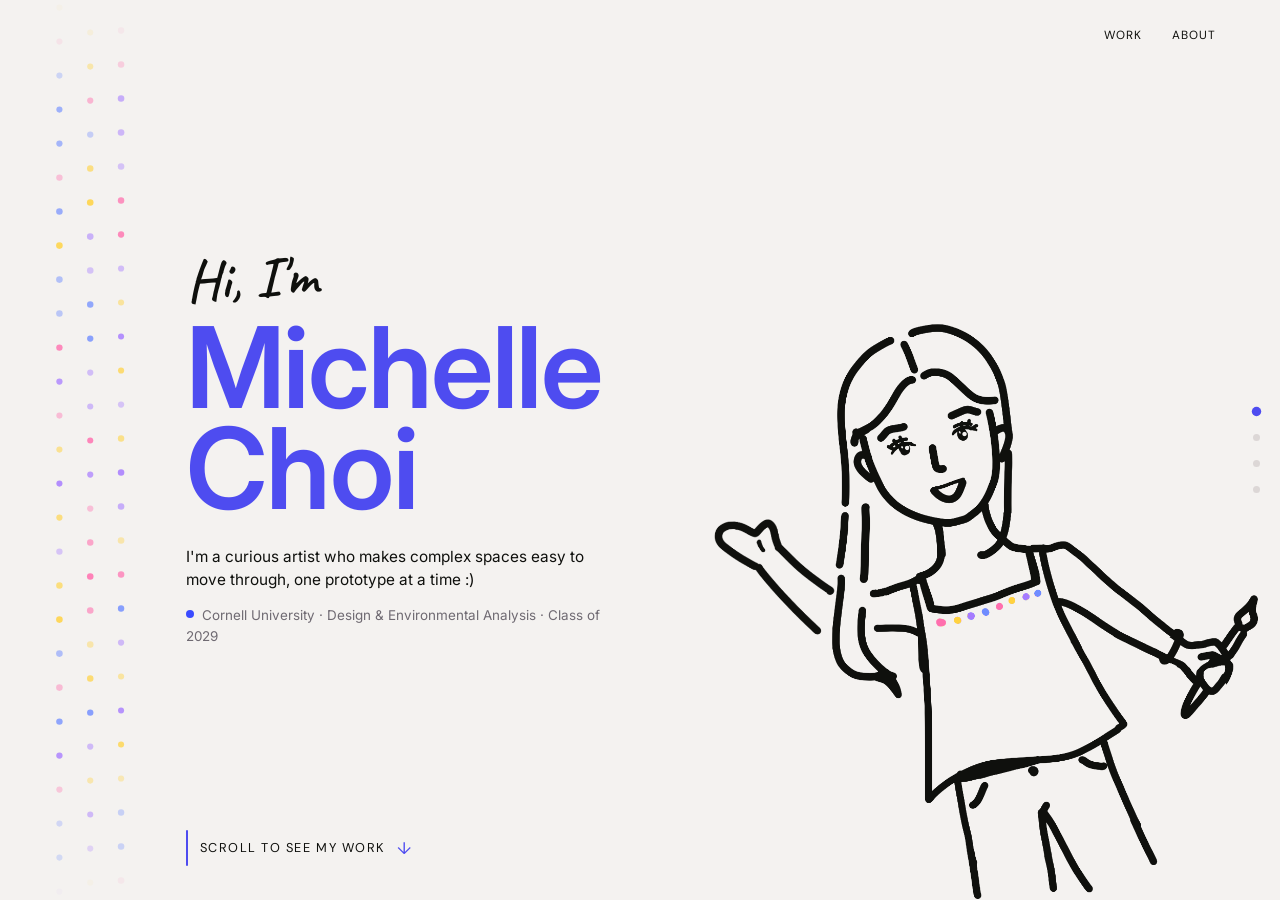
<file: index.html>
<!doctype html>
<html lang="en">
<head>
<meta charset="utf-8">
<meta name="viewport" content="width=device-width, initial-scale=1, viewport-fit=cover">
<title>Michelle Choi · Product Design</title>
<meta name="description" content="Product design portfolio">
<link rel="preconnect" href="https://fonts.googleapis.com">
<link rel="preconnect" href="https://fonts.gstatic.com" crossorigin>
<link rel="stylesheet" href="https://fonts.googleapis.com/css2?family=Archivo:wdth,wght@62..125,700..900&family=Bricolage+Grotesque:opsz,wdth,wght@12..96,75..100,400..800&family=Instrument+Sans:wght@400;500;600&family=Instrument+Serif:ital@0;1&family=Syne:wght@700..800&family=Archivo+Narrow:wght@500;600;700&family=Caveat:wght@500;600&family=Inter:wght@400;500;600&family=Inter+Tight:wght@400;500;600;700&family=Roboto+Mono:wght@400;500&family=DM+Sans:opsz,wght@9..40,400;9..40,500&display=swap">
<link rel="stylesheet" href="css/style.css?v=202611280905">
</head>
<body>
<div id="app"></div>
<script>window.SITE_VERSION = "202611280905";</script>
<script src="content/site.js?v=202611280905"></script>
<script src="js/glyphs.js?v=202611280905"></script>
<script src="js/app.js?v=202611280905"></script>
</body>
</html>
</file>
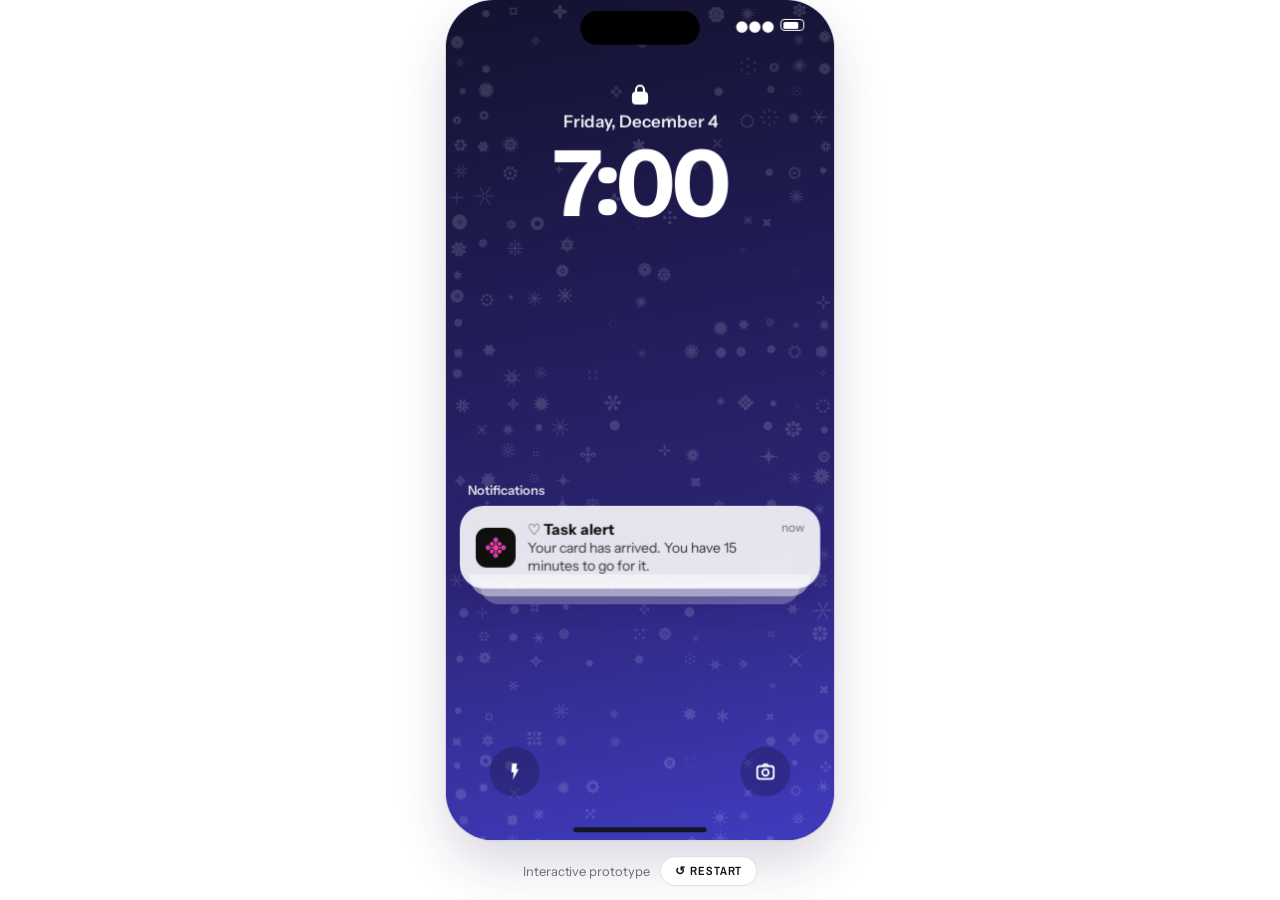
<file: proto/gamify.html>
<!doctype html>
<html lang="en"><head><meta charset="utf-8"><meta name="viewport" content="width=device-width,initial-scale=1"><meta name="color-scheme" content="light dark">
<title>Go For It prototype</title>
<!-- Clickable prototype for the Gamify the Mundane Challenge case study. Embedded in the project page via an iframe. -->
<link rel="stylesheet" href="https://fonts.googleapis.com/css2?family=Archivo+Narrow:wght@500;600;700&family=Bricolage+Grotesque:opsz,wght@12..96,600..800&family=Instrument+Sans:wght@400;500;600;700&family=Instrument+Serif:ital@1&family=Syne:wght@700;800&display=swap">
<style>
:root{--paper:#f4f2f0;--ink:#0f100d;--muted:#6f6a72;--line:#e2dddc;--panel:#ebe7e6;--accent:#3a4bff;--g-yellow:#ffc81f;--g-magenta:#ff3d8b;--g-purple:#8a4dff;--name:#5a46f0;--s-pink:#ff6fae;--s-purple:#a67bff;--s-blue:#6f8cff;--s-yellow:#ffd23f;
  --sans:"Instrument Sans",system-ui,sans-serif;--mono:"Archivo Narrow",sans-serif;--disp:"Bricolage Grotesque",sans-serif;--brand:"Syne",sans-serif;--serif:"Instrument Serif",serif}
*{box-sizing:border-box;margin:0}
html,body{height:100%;background:transparent}body{background:transparent;font-family:var(--sans);color:var(--ink);overflow:hidden;-webkit-tap-highlight-color:transparent;user-select:none}
.phone{width:390px;height:844px;border-radius:48px;overflow:hidden;position:relative;background:var(--paper);box-shadow:0 0 0 1px rgba(0,0,0,.08)}
.sb{height:50px;display:flex;justify-content:space-between;align-items:center;padding:0 30px 0 34px;font-weight:600;font-size:15px}
.sb .r{display:flex;gap:6px;align-items:center}
.sb .bat{width:24px;height:12px;border:1.5px solid currentColor;border-radius:4px;position:relative}.sb .bat:after{content:"";position:absolute;inset:1.5px;right:5px;background:currentColor;border-radius:1.5px}
.island{position:absolute;top:11px;left:50%;transform:translateX(-50%);width:120px;height:34px;border-radius:20px;background:#000;z-index:5}
.home-ind{position:absolute;bottom:8px;left:50%;transform:translateX(-50%);width:134px;height:5px;border-radius:3px;background:var(--ink);opacity:.85}
.mono{font-family:var(--mono)}
canvas.g{display:block}
/* ---------- lock ---------- */
.lock{background:linear-gradient(170deg,#141230 0%,#2a2470 60%,#4e4af0 125%);color:#fff} /* midnight (2026-11-28); was 165deg #594eae, #7d5abf, #d280a4 */
.lock .sb{color:#fff}.lock .home-ind{background:#fff}
.lock .fieldbg{position:absolute;inset:0;opacity:.14}
.lock .clock{position:relative;text-align:center;margin-top:34px}
.lock .clock svg{display:block;margin:0 auto 6px}
.lock .date{font-weight:600;font-size:17px;opacity:.9}
.lock .time{font-family:var(--disp);font-weight:700;font-size:100px;line-height:1;letter-spacing:-3px;margin-top:2px}
.lock .nlabel{position:relative;margin:250px 22px 8px;font-weight:600;font-size:13px;opacity:.85}
.notif{position:relative;margin:0 14px;border-radius:24px;background:rgba(255,255,255,.88);color:var(--ink);padding:14px 16px;display:grid;grid-template-columns:40px 1fr auto;gap:12px;align-items:center;backdrop-filter:blur(20px);box-shadow:0 10px 30px rgba(40,10,80,.25)}
.notif .ic{width:40px;height:40px;border-radius:11px;background:var(--ink);display:grid;place-items:center}
.notif b{font-size:15px;display:block}.notif p{font-size:14px;line-height:1.3;color:#333}
.notif .when{align-self:start;font-size:12px;color:var(--muted)}
.stack{position:relative;margin:-14px 24px 0;height:22px;border-radius:0 0 20px 20px;background:rgba(255,255,255,.45)}
.stack.s2{margin:-14px 34px 0;background:rgba(255,255,255,.25)}
.lock .qa{position:absolute;bottom:44px;left:44px;right:44px;display:flex;justify-content:space-between}
.lock .qa span{width:50px;height:50px;border-radius:50%;background:rgba(0,0,0,.22);display:grid;place-items:center}
/* ---------- shared app chrome ---------- */
.top{display:flex;justify-content:space-between;align-items:center;padding:6px 22px 0}
.brand{font-family:var(--brand);font-weight:800;font-size:19px;letter-spacing:-.3px;display:flex;align-items:center;gap:8px}
.brand i{font-style:normal;color:var(--g-magenta)}
.chip{font-family:var(--mono);font-size:11px;letter-spacing:.06em;text-transform:uppercase;padding:6px 10px;border-radius:99px;background:#fff;border:1px solid var(--line)}
.chip.ink{background:var(--ink);color:#fff;border-color:var(--ink)}
.chip.pink{background:var(--g-magenta);color:#fff;border-color:var(--g-magenta)}
.chip.yel{background:var(--g-yellow);border-color:var(--g-yellow)}
.eyebrow{font-family:var(--serif);font-style:italic;font-size:22px}
.nav{position:absolute;left:16px;right:16px;bottom:26px;height:70px;border-radius:26px;background:var(--ink);display:flex;justify-content:space-around;align-items:center}
.nav span{width:52px;height:52px;border-radius:18px;display:grid;place-items:center;color:#8f8a96}
.nav span.on{background:var(--g-magenta);color:#fff}
.nav svg{width:26px;height:26px}
/* ---------- task card ---------- */
.deck{position:relative;margin:26px 22px 0;height:520px}
.card{position:absolute;inset:0;border-radius:30px;background:#fff;border:1.5px solid var(--ink);padding:24px}
.card.b1{transform:rotate(-5deg) translate(-8px,10px);background:var(--s-blue);border-color:var(--s-blue)}
.card.b2{transform:rotate(4deg) translate(8px,6px);background:var(--g-yellow);border-color:var(--g-yellow)}
.card.main{transform:rotate(-1.2deg);box-shadow:0 18px 40px rgba(20,10,40,.14)}
.card .head{display:flex;justify-content:space-between;align-items:center}
.card h2{font-family:var(--disp);font-weight:800;font-size:46px;letter-spacing:-1px;line-height:1;margin-top:16px}
.card .tm{font-family:var(--mono);font-size:15px;color:var(--muted);margin-top:6px}
.card .task{font-size:23px;line-height:1.28;font-weight:500;margin-top:20px}
.card .task em{font-family:var(--serif);font-size:27px;color:var(--g-magenta)}
.meter{margin-top:22px}
.meter .bar{display:grid;grid-template-columns:repeat(3,1fr);gap:5px}
.meter .bar span{height:10px;border-radius:5px;background:var(--panel)}
.meter .bar span.f1{background:var(--g-yellow)}.meter .bar span.f2{background:var(--g-magenta)}
.meter .lb{display:grid;grid-template-columns:repeat(3,1fr);font-family:var(--mono);font-size:11px;color:var(--muted);text-transform:uppercase;letter-spacing:.06em;margin-top:6px}
.meter .lb b{color:var(--ink)}
.from{display:flex;gap:8px;align-items:center;margin-top:22px;font-size:13px;color:var(--muted)}.from b{color:var(--ink)}
.pts{display:flex;gap:8px;margin-top:20px}
.card .glyph{position:absolute;right:22px;top:76px}
.acts{position:absolute;left:24px;right:24px;bottom:24px;display:flex;justify-content:space-between;align-items:center}
.btn-c{width:68px;height:68px;border-radius:50%;display:grid;place-items:center}
.btn-c.no{background:#fff;border:1.5px solid var(--ink)}
.btn-c.yes{background:var(--name);color:#fff}
.acts .mid{font-family:var(--mono);font-size:11px;color:var(--muted);text-align:center;text-transform:uppercase;letter-spacing:.06em;line-height:1.5}
.hint{text-align:center;margin-top:26px;font-size:14px;color:var(--muted)}
/* ---------- countdown ---------- */
.cd .ring{position:relative;width:250px;height:250px;margin:18px auto 0}
.cd .ring svg{position:absolute;inset:0}
.cd .ring .t{position:absolute;inset:0;display:grid;place-items:center;text-align:center}
.cd .ring .t b{font-family:var(--disp);font-weight:800;font-size:66px;letter-spacing:-1px;line-height:1}
.cd .ring .t span{display:block;font-family:var(--mono);font-size:11px;color:var(--muted);letter-spacing:.08em;text-transform:uppercase;margin-top:6px}
.cd .mini{margin:22px 22px 0;border-radius:20px;background:#fff;border:1px solid var(--line);padding:14px 16px;display:flex;gap:12px;align-items:center}
.cd .mini p{font-size:14px;line-height:1.35}
.cd .vf{margin:16px 22px 0;height:210px;border-radius:24px;background:linear-gradient(140deg,#2a2440,#5a46f0 60%,#ff6fae);position:relative;overflow:hidden;color:#fff}
.cd .vf .corner{position:absolute;width:26px;height:26px;border:3px solid #fff}
.cd .vf .c1{top:16px;left:16px;border-right:0;border-bottom:0;border-radius:8px 0 0 0}.cd .vf .c2{top:16px;right:16px;border-left:0;border-bottom:0;border-radius:0 8px 0 0}
.cd .vf .c3{bottom:16px;left:16px;border-right:0;border-top:0;border-radius:0 0 0 8px}.cd .vf .c4{bottom:16px;right:16px;border-left:0;border-top:0;border-radius:0 0 8px 0}
.cd .vf p{position:absolute;left:0;right:0;top:50%;transform:translateY(-50%);text-align:center;font-weight:600;font-size:15px}
.cd .vf p small{display:block;font-weight:400;opacity:.8;font-size:13px;margin-top:4px}
.cd .shut{display:flex;justify-content:center;align-items:center;gap:34px;margin-top:20px}
.cd .shut .s{width:78px;height:78px;border-radius:50%;border:4px solid var(--ink);display:grid;place-items:center}
.cd .shut .s i{width:62px;height:62px;border-radius:50%;background:var(--g-magenta);display:grid;place-items:center}
.cd .shut .o{width:46px;height:46px;border-radius:14px;background:#fff;border:1px solid var(--line);display:grid;place-items:center}
.cd .warn{text-align:center;font-size:13px;color:var(--muted);margin-top:14px}
.cd .warn b{color:var(--g-magenta)}
/* ---------- leaderboard ---------- */
.ttl{padding:12px 22px 0}
.ttl h1{font-family:var(--disp);font-weight:800;font-size:38px;letter-spacing:-1px;line-height:1.02}
.ttl p{font-size:14px;color:var(--muted);margin-top:6px}
.winner{margin:16px 22px 0;border-radius:26px;background:var(--g-yellow);padding:16px 18px;display:flex;align-items:center;gap:14px;position:relative;overflow:hidden}
.winner .crown{position:absolute;right:16px;top:12px}
.winner .eyebrow{font-size:18px}
.winner b{font-family:var(--disp);font-weight:800;font-size:24px;display:block;line-height:1.1}
.winner small{font-family:var(--mono);font-size:11px;letter-spacing:.06em;text-transform:uppercase}
.av{width:46px;height:46px;border-radius:50%;background:#fff;display:grid;place-items:center;flex:none;position:relative}
.av.sm{width:38px;height:38px}
.rows{margin:12px 22px 0;display:grid;gap:8px}
.row{display:grid;grid-template-columns:22px 38px 1fr auto;gap:12px;align-items:center;padding:10px 14px;border-radius:18px;background:#fff;border:1px solid var(--line)}
.row .rk{font-family:var(--mono);font-size:13px;color:var(--muted)}
.row .n{font-weight:600;font-size:16px}.row .n small{display:block;font-weight:400;font-size:12px;color:var(--muted)}
.row .p{font-family:var(--mono);font-weight:700;font-size:16px}
.row.me{background:var(--name);color:#fff;border-color:var(--name)}.row.me .rk,.row.me .n small{color:rgba(255,255,255,.75)}
.row .up{font-family:var(--mono);font-size:11px;color:#1c9a5a;margin-right:4px}.row.me .up{color:#bfffd9}
.add{margin:12px 22px 0;border:1.5px dashed #b9b2b6;border-radius:18px;padding:12px;text-align:center;font-weight:600;font-size:15px;display:flex;gap:8px;justify-content:center;align-items:center}
/* ---------- generator ---------- */
.gen .badge{margin:14px 22px 0;display:flex;gap:10px;align-items:center;padding:10px 14px;border-radius:16px;background:var(--g-yellow);font-weight:600;font-size:14px}
.gen .lbl{font-family:var(--mono);font-size:11px;letter-spacing:.08em;text-transform:uppercase;color:var(--muted);margin:18px 22px 8px}
.gen .ta{margin:0 22px;border-radius:22px;background:#fff;border:1.5px solid var(--ink);padding:16px;height:150px;position:relative;font-size:18px;line-height:1.35}
.gen .ta .send{position:absolute;right:12px;bottom:12px;width:44px;height:44px;border-radius:14px;background:var(--g-magenta);display:grid;place-items:center}
.gen .ta .caret{display:inline-block;width:2px;height:20px;background:var(--g-magenta);vertical-align:-3px}
.seg{margin:0 22px;display:grid;grid-template-columns:repeat(3,1fr);gap:6px;background:var(--panel);padding:5px;border-radius:16px}
.seg span{text-align:center;padding:10px 0;border-radius:12px;font-weight:600;font-size:14px;color:var(--muted)}
.seg span.on{background:var(--ink);color:#fff}
.who{margin:0 22px;display:flex;gap:8px;flex-wrap:wrap}
.who span{display:flex;gap:6px;align-items:center;padding:6px 12px 6px 6px;border-radius:99px;background:#fff;border:1px solid var(--line);font-weight:600;font-size:14px}
.who span.on{border-color:var(--name);background:#ecebff;color:var(--name)}
.who span i{width:24px;height:24px;border-radius:50%;display:block}
.gen .go{margin:20px 22px 0;border-radius:20px;background:var(--name);color:#fff;text-align:center;padding:16px;font-weight:700;font-size:17px}
.locked .blur{filter:blur(6px);opacity:.55;pointer-events:none}
.locked .veil{position:absolute;left:22px;right:22px;top:240px;border-radius:28px;background:#fff;border:1.5px solid var(--ink);padding:24px;text-align:center;box-shadow:0 20px 50px rgba(20,10,40,.18)}
.locked .veil .lk{width:64px;height:64px;border-radius:50%;background:var(--ink);display:grid;place-items:center;margin:0 auto 14px}
.locked .veil h3{font-family:var(--disp);font-weight:800;font-size:26px;line-height:1.05}
.locked .veil p{font-size:15px;color:var(--muted);margin-top:8px;line-height:1.4}
.locked .veil .need{margin-top:16px;font-family:var(--mono);font-size:12px;letter-spacing:.06em;text-transform:uppercase}
.locked .veil .pb{height:10px;border-radius:5px;background:var(--panel);margin-top:8px;overflow:hidden}.locked .veil .pb i{display:block;height:100%;width:80%;background:var(--g-magenta)}
/* ---------- profile ---------- */
.prof .me{display:flex;gap:14px;align-items:center;padding:12px 22px 0}
.prof .me .av{width:72px;height:72px;background:#ecebff}
.prof .me h1{font-family:var(--disp);font-weight:800;font-size:28px;line-height:1}
.prof .me p{font-size:14px;color:var(--muted);margin-top:4px}
.prof .st{margin:16px 22px 0;display:grid;grid-template-columns:repeat(3,1fr);gap:8px}
.prof .st div{border-radius:18px;background:#fff;border:1px solid var(--line);padding:10px 12px}
.prof .st b{font-family:var(--disp);font-weight:800;font-size:24px;display:block}
.prof .st span{font-family:var(--mono);font-size:10px;letter-spacing:.06em;text-transform:uppercase;color:var(--muted)}
.prof .lbl{font-family:var(--mono);font-size:11px;letter-spacing:.08em;text-transform:uppercase;color:var(--muted);margin:18px 22px 8px;display:flex;justify-content:space-between}
.hist{margin:0 22px;display:grid;gap:10px}
.h{display:grid;grid-template-columns:96px 1fr;border-radius:20px;background:#fff;border:1px solid var(--line);overflow:hidden;height:112px}
.h .ph{position:relative;display:grid;place-items:center}
.h .ph .cam{position:absolute;left:8px;bottom:8px;width:24px;height:24px;border-radius:8px;background:rgba(255,255,255,.85);display:grid;place-items:center}
.h .tx{padding:11px 13px;display:flex;flex-direction:column;justify-content:space-between}
.h .tx b{font-size:14px;line-height:1.25;font-weight:600}
.h .meta{display:flex;justify-content:space-between;align-items:center}
.h .meta .p{font-family:var(--mono);font-weight:700;font-size:14px}
.tag{font-family:var(--mono);font-size:10px;letter-spacing:.06em;text-transform:uppercase;padding:4px 8px;border-radius:99px}
.tag.ok{background:#dff7e9;color:#14774a}.tag.inc{background:#ffe3ee;color:#c4135c}.tag.un{background:var(--panel);color:var(--muted)}
.h .sub{font-size:12px;color:var(--muted)}
/* ---------- proof sheet ---------- */
.sheet-bg{position:absolute;inset:0;background:rgba(15,16,13,.45)}
.sheet{position:absolute;left:0;right:0;bottom:0;border-radius:34px 34px 0 0;background:var(--paper);padding:12px 22px 40px}
.sheet .grab{width:44px;height:5px;border-radius:3px;background:#c9c3c5;margin:0 auto 14px}
.sheet .photo{height:230px;border-radius:24px;position:relative;overflow:hidden;display:grid;place-items:center}
.sheet h3{font-family:var(--disp);font-weight:800;font-size:24px;line-height:1.1;margin-top:14px}
.sheet .kv{display:grid;grid-template-columns:1fr 1fr;gap:8px;margin-top:12px}
.sheet .kv div{border-radius:16px;background:#fff;border:1px solid var(--line);padding:10px 12px}
.sheet .kv span{font-family:var(--mono);font-size:10px;letter-spacing:.06em;text-transform:uppercase;color:var(--muted);display:block}
.sheet .kv b{font-size:15px}
.sheet .q{margin-top:16px;display:flex;justify-content:space-between;align-items:center}
.sheet .q b{font-weight:600;font-size:16px}
.yn{display:flex;gap:8px}.yn span{padding:9px 18px;border-radius:99px;font-weight:700;font-size:14px;border:1.5px solid var(--ink)}
.yn span.on{background:var(--g-magenta);border-color:var(--g-magenta);color:#fff}
.rate{margin-top:10px;display:grid;grid-template-columns:repeat(10,1fr);gap:4px}
.rate span{height:34px;border-radius:10px;background:#fff;border:1px solid var(--line);display:grid;place-items:center;font-family:var(--mono);font-size:13px}
.rate span.f{background:var(--name);border-color:var(--name);color:#fff}
</style></head><body>

</head><body>
<style>
/* ---------- prototype shell ---------- */
.stage{position:absolute;left:50%;top:0;transform-origin:top center}
.under{position:absolute;left:0;right:0;top:860px;display:flex;justify-content:center;gap:10px;align-items:center;font-size:13px;color:var(--muted)}
.under button{font:600 12px/1 var(--mono);letter-spacing:.08em;text-transform:uppercase;border:1px solid var(--line);background:#fff;border-radius:99px;padding:8px 14px;cursor:pointer;color:var(--ink)}
.phone,.scr{overflow:clip}
.phone{box-shadow:0 0 0 1px rgba(0,0,0,.1),0 24px 50px rgba(30,15,70,.16);cursor:default}
.scr{position:absolute;inset:0;transition:transform .55s cubic-bezier(.2,.8,.2,1),opacity .4s ease;will-change:transform}
.scr.off-r{transform:translateX(100%);pointer-events:none}
.scr.off-l{transform:translateX(-30%);opacity:0;pointer-events:none}
.scr.off-d{transform:translateY(100%);pointer-events:none}
.scr.off-u{transform:translateY(-12%);opacity:0;pointer-events:none}
.scr.fade{opacity:0;pointer-events:none;transform:none}
.island,.home-ind{z-index:40}
.sbx{position:absolute;top:0;left:0;right:0;z-index:30;pointer-events:none}
.lockscr .sb{color:#fff}
button{font-family:inherit}
.tap{cursor:pointer}
/* lock */
.notif{cursor:pointer;transition:transform .2s}
.notif:hover{transform:scale(1.02)}
.notif.in{animation:drop .7s cubic-bezier(.2,1.3,.4,1) both .6s}
@keyframes drop{from{transform:translateY(-40px) scale(.9);opacity:0}to{transform:none;opacity:1}}
.hintp{position:absolute;left:50%;transform:translateX(-50%);top:640px;background:rgba(15,16,13,.55);color:#fff;font:600 12px/1 var(--mono);letter-spacing:.08em;text-transform:uppercase;padding:9px 14px;border-radius:99px;animation:pulse 1.6s ease-in-out infinite 1.4s;opacity:0;white-space:nowrap}
@keyframes pulse{0%,100%{opacity:.25}50%{opacity:1}}
/* task deck */
.card.main{cursor:grab;touch-action:none;transition:transform .45s cubic-bezier(.2,.8,.2,1),opacity .45s}
.card.main.drag{transition:none;cursor:grabbing}
.card.main.fly-l{transform:translateX(-140%) rotate(-24deg)!important;opacity:0}
.card.main.fly-r{transform:translateX(140%) rotate(24deg)!important;opacity:0}
.card.main.enter{animation:deal .45s cubic-bezier(.2,1.2,.4,1)}
@keyframes deal{from{transform:translateY(30px) scale(.94) rotate(3deg);opacity:0}}
.stamp{position:absolute;top:96px;padding:6px 14px;border:3px solid;border-radius:12px;font:800 26px/1 var(--disp);letter-spacing:.02em;opacity:0;pointer-events:none}
.stamp.go{left:24px;color:var(--name);transform:rotate(-12deg)}
.stamp.no{right:24px;color:var(--g-magenta);transform:rotate(12deg)}
.btn-c{cursor:pointer;border:0;transition:transform .15s}
.btn-c:active{transform:scale(.9)}
.btn-c.no{border:1.5px solid var(--ink)}
/* toast */
.toast{position:absolute;left:50%;top:70px;transform:translate(-50%,-20px);opacity:0;z-index:50;background:var(--ink);color:#fff;font-weight:600;font-size:14px;padding:10px 16px;border-radius:99px;transition:all .35s cubic-bezier(.2,1.2,.4,1);white-space:nowrap;pointer-events:none}
.toast.on{transform:translate(-50%,0);opacity:1}
/* countdown */
.cd .ring circle.prog{transition:stroke-dashoffset 1s linear}
.vf{transition:background .3s}
.vf .live{position:absolute;inset:0;background:linear-gradient(120deg,#2a2440,#5a46f0,#ff6fae,#2a2440);background-size:300% 300%;animation:pan 6s ease infinite}
@keyframes pan{50%{background-position:100% 50%}}
.vf .shot{position:absolute;inset:0;display:none;place-items:center;background:linear-gradient(140deg,#ffc81f,#ff6fae 55%,#8a4dff)}
.vf.taken .shot{display:grid;animation:pop .4s ease}
@keyframes pop{from{transform:scale(1.08)}}
.flash{position:absolute;inset:0;background:#fff;opacity:0;pointer-events:none;z-index:45}
.flash.on{animation:flash .45s ease}
@keyframes flash{0%{opacity:.95}100%{opacity:0}}
.shut .s{cursor:pointer;border:4px solid var(--ink);background:none;padding:0}
.shut .s i{transition:transform .15s}.shut .s:active i{transform:scale(.88)}
.submit{display:none;margin:18px 22px 0;width:calc(100% - 44px);border:0;border-radius:20px;background:var(--name);color:#fff;padding:17px;font-weight:700;font-size:17px;cursor:pointer}
.cd.taken .submit{display:block}.cd.taken .shut,.cd.taken .warn{display:none}
.burst{position:absolute;inset:0;z-index:46;display:grid;place-items:center;pointer-events:none;opacity:0}
.burst.on{animation:burst 1.3s ease both}
.burst b{font:800 64px/1 var(--disp);color:var(--g-magenta);letter-spacing:-2px;background:#fff;border-radius:30px;padding:18px 26px;box-shadow:0 20px 50px rgba(40,10,80,.25)}
@keyframes burst{0%{opacity:0;transform:scale(.6)}25%{opacity:1;transform:scale(1.05)}35%{transform:scale(1)}80%{opacity:1}100%{opacity:0;transform:translateY(-30px)}}
/* tabs */
.tabwrap{position:absolute;inset:0}
.nav span{cursor:pointer;transition:background .25s,color .25s}
.rows{position:relative}
.row{transition:transform .6s cubic-bezier(.2,.8,.2,1),background .4s,color .4s}
.winner{transition:background .4s}
.gen .locked-v{display:none}
.gen.locked .locked-v{display:block}
.gen.locked .form{filter:blur(6px);opacity:.5;pointer-events:none}
.veil button{margin-top:16px;border:0;background:var(--ink);color:#fff;border-radius:16px;padding:12px 18px;font-weight:700;font-size:15px;cursor:pointer}
.seg span,.who span{cursor:pointer;transition:all .2s}
.gen .ta{outline:none}
.gen .ta textarea{width:100%;height:100%;border:0;outline:0;resize:none;font:inherit;background:none;color:inherit;padding-right:48px}
.gen .go{cursor:pointer;border:0;width:calc(100% - 44px);font-family:inherit;transition:transform .15s}
.gen .go:active{transform:scale(.97)}
.sent{position:absolute;left:22px;right:22px;top:190px;height:150px;border-radius:22px;background:#fff;border:1.5px solid var(--ink);z-index:20;pointer-events:none;opacity:0}
.sent.on{animation:sent .8s cubic-bezier(.5,0,.7,.4) both}
@keyframes sent{0%{opacity:1;transform:none}100%{opacity:0;transform:translate(160px,-300px) rotate(25deg) scale(.4)}}
.h{cursor:pointer;transition:transform .15s}.h:active{transform:scale(.98)}
.h.new{animation:deal .6s cubic-bezier(.2,1.2,.4,1)}
.sheet-wrap{position:absolute;inset:0;z-index:35;pointer-events:none}
.sheet-wrap .sheet-bg{opacity:0;transition:opacity .35s}
.sheet-wrap .sheet{transform:translateY(105%);transition:transform .5s cubic-bezier(.2,.8,.2,1)}
.sheet-wrap.on{pointer-events:auto}.sheet-wrap.on .sheet-bg{opacity:1}.sheet-wrap.on .sheet{transform:none}
.yn span,.rate span{cursor:pointer;transition:all .15s}
.hist{max-height:420px;overflow:auto;scrollbar-width:none}
</style>

<div class="stage" id="stage">
<div class="phone" id="phone"><div class="island"></div>

  <!-- LOCK -->
  <section class="scr lockscr lock" id="s-lock">
    <canvas class="fieldbg" id="lockfield"></canvas>
    <div class="sb"><span></span><span class="r">●●● <span class="bat"></span></span></div>
    <div class="clock">
      <svg width="18" height="22" viewBox="0 0 18 22" fill="none" stroke="#fff" stroke-width="2.2"><rect x="2" y="9" width="14" height="11" rx="3" fill="#fff"/><path d="M5 9V6a4 4 0 0 1 8 0v3"/></svg>
      <div class="date" id="lk-date">Tuesday, November 11</div>
      <div class="time" id="lk-time">2:32</div>
    </div>
    <div class="nlabel">Notifications</div>
    <div class="notif in" id="notif">
      <div class="ic"><canvas class="g" data-g="237623" data-pal="1,1,1,3" data-px="32"></canvas></div>
      <div><b>♡ Task alert</b><p>Your card has arrived. You have 15 minutes to go for it.</p></div>
      <span class="when">now</span>
    </div>
    <div class="stack"></div><div class="stack s2"></div>
    <div class="hintp">Tap the notification</div>
    <div class="qa"><span><svg width="20" height="20" viewBox="0 0 24 24" fill="#fff"><path d="M9 2h6l-1 7h3l-7 13 1-9H8z"/></svg></span><span><svg width="22" height="22" viewBox="0 0 24 24" fill="none" stroke="#fff" stroke-width="2"><rect x="3" y="6" width="18" height="14" rx="3"/><circle cx="12" cy="13" r="3.5"/><path d="M9 6l1.5-2h3L15 6"/></svg></span></div>
  </section>

  <!-- TASK -->
  <section class="scr off-r" id="s-task">
    <div class="sb"><span class="clk">2:32</span><span class="r">●●● <span class="bat"></span></span></div>
    <div class="top"><div class="brand">Go For It<i>.</i></div><span class="chip">Round 3 · Wk of Nov 10</span></div>
    <div class="deck">
      <div class="card b1"></div><div class="card b2"></div>
      <div class="card main" id="card">
        <div class="head"><span class="chip pink">New card</span><span class="chip" id="c-pts">+250 pts</span></div>
        <h2>TASK</h2>
        <div class="tm">15:00 to complete</div>
        <p class="task" id="c-text"></p>
        <div class="meter"><div class="bar" id="c-bar"><span></span><span></span><span></span></div>
          <div class="lb"><span>Easy</span><span>Medium</span><span style="text-align:right">Hard</span></div></div>
        <div class="from"><span class="av sm" style="background:#fff4cc;width:30px;height:30px"><canvas class="g" data-g="michelle" data-pal="0,1" data-px="22"></canvas></span><span>Set by <b>Jamie</b>, Winner of Round 2</span></div>
        <canvas class="g glyph" data-g="237623" data-pal="1,1,1,3" data-px="64"></canvas>
        <span class="stamp go">GO!</span><span class="stamp no">PASS</span>
        <div class="acts">
          <button class="btn-c no" id="b-no" aria-label="Pass"><svg width="26" height="26" viewBox="0 0 24 24" fill="none" stroke="#0f100d" stroke-width="2.8" stroke-linecap="round"><path d="M6 6l12 12M18 6L6 18"/></svg></button>
          <span class="mid" id="c-mid">Pass −50<br>Go +250</span>
          <button class="btn-c yes" id="b-yes" aria-label="Go for it"><svg width="28" height="28" viewBox="0 0 24 24" fill="none" stroke="#fff" stroke-width="3" stroke-linecap="round" stroke-linejoin="round"><path d="M5 12.5l4.5 4.5L19 7"/></svg></button>
        </div>
      </div>
    </div>
    <p class="hint">← drag to pass &nbsp;·&nbsp; drag to go for it →</p>
  </section>

  <!-- COUNTDOWN -->
  <section class="scr cd off-r" id="s-cd">
    <div class="sb"><span class="clk">2:33</span><span class="r">●●● <span class="bat"></span></span></div>
    <div class="top"><div class="brand">Go For It<i>.</i></div><span class="chip pink">Accepted</span></div>
    <div class="ring">
      <svg viewBox="0 0 250 250"><circle cx="125" cy="125" r="110" fill="none" stroke="#ebe7e6" stroke-width="16"/>
        <circle class="prog" id="ring" cx="125" cy="125" r="110" fill="none" stroke="url(#gr)" stroke-width="16" stroke-linecap="round" stroke-dasharray="691" stroke-dashoffset="0" transform="rotate(-90 125 125)"/>
        <defs><linearGradient id="gr" x1="0" y1="0" x2="1" y2="1"><stop offset="0" stop-color="#ff3d8b"/><stop offset="1" stop-color="#5a46f0"/></linearGradient></defs></svg>
      <div class="t"><div><b id="cd-t">15:00</b><span>left to go for it</span></div></div>
    </div>
    <div class="mini"><canvas class="g" data-g="237623" data-pal="1,1,1,3" data-px="34" style="flex:none"></canvas><p id="cd-text"></p></div>
    <div class="vf" id="vf"><div class="live"></div><div class="shot"><canvas class="g" data-g="michelle" data-pal="0,1" data-px="80"></canvas><span class="chip" id="shot-t" style="position:absolute;left:14px;bottom:14px;color:var(--ink)">Proof</span></div>
      <i class="corner c1"></i><i class="corner c2"></i><i class="corner c3"></i><i class="corner c4"></i>
      <p id="vf-p">Snap your proof<small>a pic with them, or a screenshot of the DM</small></p></div>
    <div class="shut"><span class="o"><svg width="22" height="22" viewBox="0 0 24 24" fill="none" stroke="#0f100d" stroke-width="2"><rect x="3" y="3" width="18" height="18" rx="4"/><circle cx="9" cy="9" r="2"/><path d="M21 16l-5-5-9 9"/></svg></span>
      <button class="s" id="snap" aria-label="Take photo"><i><svg width="26" height="26" viewBox="0 0 24 24" fill="none" stroke="#fff" stroke-width="2"><rect x="3" y="6" width="18" height="14" rx="3"/><circle cx="12" cy="13" r="3.5"/><path d="M9 6l1.5-2h3L15 6"/></svg></i></button>
      <span class="o"><svg width="22" height="22" viewBox="0 0 24 24" fill="none" stroke="#0f100d" stroke-width="2" stroke-linecap="round"><path d="M4 12a8 8 0 0 1 14-5.3M20 12a8 8 0 0 1-14 5.3"/><path d="M18 3v4h-4M6 21v-4h4"/></svg></span></div>
    <p class="warn">Upload before the timer runs out, or <b>lose the points</b>.</p>
    <button class="submit" id="submit">Submit proof</button>
    <div class="burst" id="burst"><b id="burst-t">+250</b></div>
  </section>

  <!-- TABS -->
  <section class="scr off-r" id="s-tabs">
    <!-- leaderboard -->
    <section class="scr" id="t-lb">
      <div class="sb"><span class="clk">9:41</span><span class="r">●●● <span class="bat"></span></span></div>
      <div class="top"><div class="brand">Go For It<i>.</i></div><span class="chip" id="lb-chip">2 days left</span></div>
      <div class="ttl"><h1>Leaderboard</h1><p>Round 3 · the winner writes next week's cards</p></div>
      <div class="winner"><div class="av" id="w-av"></div>
        <div><span class="eyebrow" id="w-eye">In the lead</span><b id="w-name">Jamie · 500</b><small id="w-sub">12 cards · 9 done</small></div>
        <svg class="crown" width="34" height="28" viewBox="0 0 34 28"><path d="M3 9l7 7 7-13 7 13 7-7-3 17H6z" fill="#0f100d"/></svg></div>
      <div class="rows" id="rows"></div>
      <div class="add tap" id="addf"><svg width="18" height="18" viewBox="0 0 24 24" fill="none" stroke="#0f100d" stroke-width="2.6" stroke-linecap="round"><path d="M12 5v14M5 12h14"/></svg>Add friends</div>
    </section>
    <!-- generator -->
    <section class="scr gen locked fade" id="t-gen">
      <div class="sb"><span class="clk">9:41</span><span class="r">●●● <span class="bat"></span></span></div>
      <div class="form">
        <div class="top"><div class="brand">Go For It<i>.</i></div><span class="chip yel">Winner</span></div>
        <div class="ttl"><h1>Task<br>Generator</h1></div>
        <div class="lbl">The dare</div>
        <div class="ta"><textarea id="dare" maxlength="120">Ask someone cute to go on a spontaneous 10-minute date</textarea>
          <span class="send"><svg width="20" height="20" viewBox="0 0 24 24" fill="none" stroke="#fff" stroke-width="2.4" stroke-linejoin="round"><path d="M3 11l18-8-8 18-2-8z"/></svg></span></div>
        <div class="lbl">Difficulty</div>
        <div class="seg" id="seg"><span data-v="Easy · 150">Easy</span><span data-v="Medium · 250">Medium</span><span class="on" data-v="Hard · 400">Hard · 400</span></div>
        <div class="lbl">Send to</div>
        <div class="who" id="who"><span class="on"><i style="background:var(--g-yellow)"></i>Jamie</span><span class="on"><i style="background:var(--s-purple)"></i>Priya</span><span><i style="background:var(--s-blue)"></i>Sam</span><span class="on"><i style="background:var(--s-pink)"></i>Leo</span></div>
        <button class="go" id="gen-go">Generate card</button>
      </div>
      <div class="sent" id="sent"></div>
      <div class="veil locked-v">
        <div class="lk"><svg width="24" height="28" viewBox="0 0 18 22" fill="none" stroke="#fff" stroke-width="2.2"><rect x="2" y="9" width="14" height="11" rx="3" fill="#fff"/><path d="M5 9V6a4 4 0 0 1 8 0v3"/></svg></div>
        <h3 id="v-h">Only the Winner of the Week can write cards</h3>
        <p id="v-p">Finish Round 3 in first place to unlock it.</p>
        <div class="need" id="v-need"></div><div class="pb"><i id="v-bar"></i></div>
        <button id="skip">Skip to Sunday ▸</button>
      </div>
    </section>
    <!-- profile -->
    <section class="scr prof fade" id="t-prof">
      <div class="sb"><span class="clk">9:41</span><span class="r">●●● <span class="bat"></span></span></div>
      <div class="top"><div class="brand">Go For It<i>.</i></div><span class="chip">Edit</span></div>
      <div class="me"><div class="av"><canvas class="g" data-g="237623" data-pal="1,1,1,3" data-px="52"></canvas></div>
        <div><h1>Your Name</h1><p id="p-sub">@username</p></div></div>
      <div class="st"><div><b id="p-done">13</b><span>Cards done</span></div><div><b id="p-pts">400</b><span>Points</span></div><div><b id="p-dates">3</b><span>Dates</span></div></div>
      <div class="lbl"><span>Past cards · tap one</span><span>All ▾</span></div>
      <div class="hist" id="hist"></div>
    </section>
    <div class="nav" id="nav">
      <span class="on" data-t="t-lb"><svg viewBox="0 0 24 24" fill="currentColor"><path d="M12 2.5l2.9 6 6.6.8-4.9 4.6 1.3 6.6L12 17.3l-5.9 3.2 1.3-6.6L2.5 9.3l6.6-.8z"/></svg></span>
      <span data-t="t-gen"><svg viewBox="0 0 24 24" fill="none" stroke="currentColor" stroke-width="3" stroke-linecap="round"><path d="M12 4v16M4 12h16"/></svg></span>
      <span data-t="t-prof"><svg viewBox="0 0 24 24" fill="currentColor"><circle cx="12" cy="8" r="4.2"/><path d="M3.5 21c.8-4.5 4.3-7 8.5-7s7.7 2.5 8.5 7z"/></svg></span>
    </div>
    <div class="sheet-wrap prof" id="sheet">
      <div class="sheet-bg" id="sheet-bg"></div>
      <div class="sheet"><div class="grab tap" id="grab"></div>
        <div class="photo" id="sh-photo"></div>
        <h3 id="sh-h"></h3>
        <div class="kv" id="sh-kv"></div>
        <div class="q"><b>Going on a date?</b><div class="yn" id="yn"><span>Yes</span><span>No</span></div></div>
        <div class="q" style="margin-top:14px"><b>Rate it</b><span class="mono" id="rate-v" style="font-size:13px;color:var(--muted)">– / 10</span></div>
        <div class="rate" id="rate"></div>
      </div>
    </div>
  </section>

  <div class="toast" id="toast"></div>
  <div class="flash" id="flash"></div>
  <div class="home-ind"></div>
</div>
<div class="under"><span>Interactive prototype</span><button id="restart">↺ Restart</button></div>
</div>

<script src="../js/glyphs.js"></script>
<script>
(function(){
const $=(s,r=document)=>r.querySelector(s), $$=(s,r=document)=>[...r.querySelectorAll(s)];
const cs=getComputedStyle(document.documentElement),v=n=>cs.getPropertyValue(n).trim();
const vib=[v('--g-yellow'),v('--g-magenta'),v('--accent'),v('--g-purple')],soft=[v('--s-yellow'),v('--s-pink'),v('--s-blue'),v('--s-purple')];
function glyph(c){const px=+c.dataset.px||32;c.width=c.height=px*2;c.style.width=c.style.height=px+'px';const g=c.getContext('2d');g.setTransform(2,0,0,2,0,0);g.clearRect(0,0,px,px);g.translate(px/2,px/2);
  let cols,ink;if(c.dataset.pal==='soft'){cols=soft;ink=soft[3]}else{cols=c.dataset.pal.split(',').map(Number).map(i=>vib[i]);ink=cols[cols.length-1]}
  const s=c.dataset.g;Glyphs.draw(g,px*0.46,/^\d+$/.test(s)?Number(s):Glyphs.hash(s),cols,ink);}
const glyphs=(r=document)=>$$('canvas.g',r).forEach(glyph);
const G=(seed,pal,px)=>`<canvas class="g" data-g="${seed}" data-pal="${pal}" data-px="${px}"></canvas>`;

// fit the phone into the frame
const stage=$('#stage');
function fit(){const k=Math.min(innerWidth/410,innerHeight/904);stage.style.transform=`translateX(-50%) scale(${k})`;stage.style.top=Math.max(0,(innerHeight-904*k)/2)+'px';}
addEventListener('resize',fit);fit();

// lock-screen glyph scatter
(function(){const c=$('#lockfield');c.width=780;c.height=1688;c.style.width='390px';c.style.height='844px';const g=c.getContext('2d');g.scale(2,2);
 let a=11;const R=()=>{a=(a*16807)%2147483647;return a/2147483647};
 for(let y=10;y<844;y+=26)for(let x=10;x<390;x+=26){const k=R();const e=Math.min(x,390-x)/195;if(k>0.75-e*0.6)continue;g.save();g.translate(x+R()*8,y+R()*8);Glyphs.draw(g,5+R()*5,Math.floor(R()*1e6),['#fff'],'#fff');g.restore();}})();

// ---------- data ----------
const CARDS=[
  {diff:1,pts:250,pass:50,text:'Scroll your Instagram stories. Whoever you land on, <em>DM them</em> and ask them out on a date.',plain:'DM whoever you land on in your Instagram stories and ask them out.'},
  {diff:2,pts:400,pass:100,text:'Ask someone cute to go on a <em>spontaneous</em> 10-minute date.',plain:'Ask someone cute to go on a spontaneous 10-minute date.'},
  {diff:0,pts:150,pass:25,text:'Stop someone, tell them they\'re <em>cute</em>, then take a pic together.',plain:'Tell a stranger they\'re cute, then take a pic together.'}];
const DIFF=['Easy','Medium','Hard'],BAR=['var(--g-yellow)','var(--g-magenta)','var(--name)'];
const FRIENDS=[{n:'Jamie',p:500,sub:'12 cards · 9 done',g:'michelle',pal:'0,1',bg:'#fff4cc'},{n:'Priya',p:300,sub:'3 cards passed',g:'#245496',pal:'soft',bg:'#ecebff'},{n:'Sam',p:200,sub:'on a streak',g:'sam',pal:'0,2',bg:'#fff4cc'},{n:'Leo',p:100,sub:'1 card open',g:'leo',pal:'1,3',bg:'#ffe3ee'}];
let S;
function reset(){S={screen:'s-lock',card:0,you:400,week:0,done:null,timer:null,left:900,ended:false,tab:'t-lb',hist:[
  {t:'Tell a stranger they\'re cute, then take a pic together',sub:'Got name ✓ · number ✓',tag:['ok','Completed'],p:'+150',bg:'linear-gradient(140deg,#ff6fae,#8a4dff)',g:'michelle',pal:'0,1',name:'Alex',num:'Saved ✓',fin:'6:12',diff:'Easy',date:0,rate:8},
  {t:'DM whoever you land on in your stories',sub:'Got name ✓ · number ✗',tag:['inc','Time ran out'],p:'+0',bg:'linear-gradient(140deg,#6f8cff,#5a46f0)',g:'#245496',pal:'soft',name:'Sasha',num:'—',fin:'—',diff:'Medium',date:1,rate:0}]};}

// ---------- navigation ----------
const order=['s-lock','s-task','s-cd','s-tabs'];
function go(id){const i=order.indexOf(id);order.forEach((s,j)=>{const el=$('#'+s);el.classList.remove('off-r','off-l');if(j<i)el.classList.add('off-l');else if(j>i)el.classList.add('off-r');});S.screen=id;}
function toast(t){const el=$('#toast');el.textContent=t;el.classList.add('on');clearTimeout(el._t);el._t=setTimeout(()=>el.classList.remove('on'),1600);}
function clock(){const d=new Date();const t=d.getHours()%12||12;const m=String(d.getMinutes()).padStart(2,'0');$('#lk-time').textContent=t+':'+m;$$('.clk').forEach(e=>e.textContent=t+':'+m);
  $('#lk-date').textContent=d.toLocaleDateString('en-US',{weekday:'long',month:'long',day:'numeric'});}
clock();setInterval(clock,20000);

// ---------- task card ----------
function showCard(){const c=CARDS[S.card%CARDS.length];$('#c-text').innerHTML=c.text;$('#c-pts').textContent='+'+c.pts+' pts';$('#c-mid').innerHTML=`Pass −${c.pass}<br>Go +${c.pts}`;
  $$('#c-bar span').forEach((s,i)=>s.style.background=i<=c.diff?BAR[i]:'');$$('.meter .lb span').forEach((s,i)=>{s.style.color=i===c.diff?'var(--ink)':'';s.style.fontWeight=i===c.diff?700:''});
  const el=$('#card');el.className='card main';el.style.transform='';void el.offsetWidth;el.classList.add('enter');$$('.stamp').forEach(s=>s.style.opacity=0);}
function decide(yes){const el=$('#card');const c=CARDS[S.card%CARDS.length];el.classList.remove('enter');el.classList.add(yes?'fly-r':'fly-l');
  if(yes){setTimeout(()=>startCd(c),380);}
  else{S.you-=c.pass;toast(`Passed · −${c.pass} pts`);S.card++;setTimeout(showCard,420);}}
$('#b-no').onclick=e=>{e.stopPropagation();decide(false)};$('#b-yes').onclick=e=>{e.stopPropagation();decide(true)};
(function drag(){const el=$('#card');let x0=null,dx=0;
  el.addEventListener('pointerdown',e=>{if(e.target.closest('button'))return;x0=e.clientX;dx=0;el.classList.add('drag');el.setPointerCapture(e.pointerId);});
  el.addEventListener('pointermove',e=>{if(x0===null)return;const k=stage.getBoundingClientRect().width/410;dx=(e.clientX-x0)/k;el.style.transform=`translateX(${dx}px) rotate(${dx/14-1.2}deg)`;
    $('.stamp.go').style.opacity=Math.max(0,Math.min(1,dx/90));$('.stamp.no').style.opacity=Math.max(0,Math.min(1,-dx/90));});
  const up=()=>{if(x0===null)return;x0=null;el.classList.remove('drag');if(Math.abs(dx)>90)decide(dx>0);else{el.style.transform='';$$('.stamp').forEach(s=>s.style.opacity=0);}};
  el.addEventListener('pointerup',up);el.addEventListener('pointercancel',up);})();

// ---------- countdown ----------
function fmt(s){return Math.floor(s/60)+':'+String(s%60).padStart(2,'0')}
function startCd(c){S.done=c;S.left=900;$('#cd-text').textContent=c.plain;$('#burst-t').textContent='+'+c.pts;
  const cd=$('#s-cd');cd.classList.remove('taken');$('#vf').classList.remove('taken');$('#vf-p').style.display='';$('#cd-t').textContent=fmt(S.left);$('#ring').style.strokeDashoffset=0;
  go('s-cd');clearInterval(S.timer);S.timer=setInterval(()=>{S.left=Math.max(0,S.left-1);$('#cd-t').textContent=fmt(S.left);$('#ring').style.strokeDashoffset=691*(1-S.left/900);},1000);}
$('#snap').onclick=()=>{const f=$('#flash');f.classList.remove('on');void f.offsetWidth;f.classList.add('on');
  setTimeout(()=>{$('#vf').classList.add('taken');$('#vf-p').style.display='none';$('#shot-t').textContent='Proof · '+fmt(900-S.left)+' in';$('#s-cd').classList.add('taken');},120);};
$('#submit').onclick=()=>{clearInterval(S.timer);const c=S.done;const b=$('#burst');b.classList.remove('on');void b.offsetWidth;b.classList.add('on');
  const before=S.you;S.you+=c.pts;S.hist.unshift({t:c.plain.replace(/\.$/,''),sub:'Got name ✓ · number ✓',tag:['ok','Completed'],p:'+'+c.pts,bg:'linear-gradient(140deg,#ffc81f,#ff6fae 55%,#8a4dff)',g:'michelle',pal:'0,1',name:'Riley',num:'Saved ✓',fin:fmt(900-S.left),diff:DIFF[c.diff],date:-1,rate:0,fresh:true});
  setTimeout(()=>{go('s-tabs');tab('t-lb');renderLB(before);},1100);};

// ---------- leaderboard ----------
function people(youPts){return [...FRIENDS.map(f=>({...f})),{n:'You',p:youPts,sub:'',g:'237623',pal:'1,1,1,3',bg:'#fff',me:true}].sort((a,b)=>b.p-a.p);}
function renderLB(from){const rows=$('#rows');const list=people(S.you);
  const lead=list[0];const others=list.slice(1);
  $('#w-av').innerHTML=G(lead.g,lead.pal,34);$('#w-name').textContent=(lead.me?'You':lead.n)+' · '+lead.p;$('#w-eye').textContent=S.ended?'Winner of the Week':'In the lead';
  $('#w-sub').textContent=lead.me?'You passed Jamie this round':lead.sub;$('#lb-chip').textContent=S.ended?'Round 3 over':'2 days left';
  rows.innerHTML=others.map((p,i)=>`<div class="row${p.me?' me':''}" data-n="${p.n}"><span class="rk">0${i+2}</span><span class="av sm" style="background:${p.bg}">${G(p.g,p.pal,28)}</span><span class="n">${p.n}<small>${p.me?'this week':p.sub}</small></span><span class="p">${p.me?'<span class="up">▲</span>':''}<span class="num">${p.p}</span></span></div>`).join('');
  glyphs($('#t-lb'));
  if(from!=null){ // animate: count up and slide in from previous position
    const prev=people(from);const prevIdx=prev.findIndex(p=>p.me),nowIdx=list.findIndex(p=>p.me);
    const me=$('.row.me');const num=me?me.querySelector('.num'):null;
    if(me&&prevIdx!==nowIdx){me.style.transform=`translateY(${(prevIdx-nowIdx)*66}px)`;requestAnimationFrame(()=>requestAnimationFrame(()=>me.style.transform=''));}
    if(nowIdx===0){$('.winner').animate([{transform:'scale(.96)'},{transform:'scale(1.03)'},{transform:'none'}],{duration:600,delay:300});toast('You took the lead 👑');}
    if(num){const t0=performance.now();const f=t=>{const k=Math.min(1,(t-t0)/900);num.textContent=Math.round(from+(S.you-from)*k);if(k<1)requestAnimationFrame(f);};requestAnimationFrame(f);}
  }}
$('#addf').onclick=()=>toast('Invite link copied');

// ---------- generator ----------
function renderGen(){const list=people(S.you);const leader=list[0];const g=$('#t-gen');const unlocked=S.ended&&leader.me;g.classList.toggle('locked',!unlocked);
  const gap=leader.me?0:leader.p-S.you;
  if(!S.ended){$('#v-h').textContent='Only the Winner of the Week can write cards';
    $('#v-p').textContent=leader.me?'You\'re in first. Hold the lead until Sunday to unlock it.':'Finish Round 3 in first place to unlock it and pick the dares for everyone else.';
    $('#v-need').textContent=leader.me?'You\'re in the lead':`You're ${gap} pts behind ${leader.n}`;$('#v-bar').style.width=leader.me?'100%':Math.max(8,Math.min(95,S.you/leader.p*100))+'%';$('#skip').style.display='';}
  else if(!leader.me){$('#v-h').textContent=leader.n+' won Round 3';$('#v-p').textContent='Their cards land Monday. Go for more next round.';$('#v-need').textContent='Round 4 starts tomorrow';$('#v-bar').style.width='100%';$('#skip').style.display='none';}}
$('#skip').onclick=()=>{S.ended=true;renderGen();renderLB();if(people(S.you)[0].me){toast('You won Round 3! 👑');$('#t-gen .form').animate([{opacity:.4},{opacity:1}],{duration:500});}};
$$('#seg span').forEach(s=>s.onclick=()=>{$$('#seg span').forEach(x=>{x.classList.remove('on');x.textContent=x.dataset.v.split(' ·')[0]});s.classList.add('on');s.textContent=s.dataset.v;});
$$('#who span').forEach(s=>s.onclick=()=>s.classList.toggle('on'));
$('#gen-go').onclick=()=>{const n=$$('#who span.on').length;if(!n){toast('Pick at least one friend');return;}const s=$('#sent');s.textContent='';s.classList.remove('on');void s.offsetWidth;s.classList.add('on');
  toast(`Card sent to ${n} friend${n>1?'s':''}`);};

// ---------- profile ----------
function renderProf(){const done=13+S.hist.filter(h=>h.fresh).length;$('#p-done').textContent=done;$('#p-pts').textContent=S.you;$('#p-sub').textContent='@username · '+ordinal(people(S.you).findIndex(p=>p.me)+1)+' this week';
  $('#p-dates').textContent=3+S.hist.filter(h=>h.fresh&&h.date===0).length;
  $('#hist').innerHTML=S.hist.map((h,i)=>`<div class="h${h.fresh&&!h.seen?' new':''}" data-i="${i}"><div class="ph" style="background:${h.bg}">${G(h.g,h.pal,44)}<span class="cam"><svg width="14" height="14" viewBox="0 0 24 24" fill="none" stroke="#0f100d" stroke-width="2.4"><rect x="3" y="6" width="18" height="14" rx="3"/><circle cx="12" cy="13" r="3.5"/></svg></span></div>
    <div class="tx"><b>${h.t}</b><span class="sub">${h.sub}</span><div class="meta"><span class="tag ${h.tag[0]}">${h.tag[1]}</span><span class="p">${h.p}</span></div></div></div>`).join('');
  S.hist.forEach(h=>h.seen=true);glyphs($('#hist'));$$('#hist .h').forEach(el=>el.onclick=()=>openSheet(+el.dataset.i));}
function ordinal(n){return n+(['th','st','nd','rd'][n]||'th')}
let cur=null;
function openSheet(i){cur=S.hist[i];const h=cur;$('#sh-photo').style.background=h.bg;$('#sh-photo').innerHTML=G(h.g,h.pal,90)+`<span class="chip" style="position:absolute;left:14px;bottom:14px">Proof</span><span class="chip ink" style="position:absolute;right:14px;top:14px">${h.p} pts</span>`;
  $('#sh-h').textContent=h.t;$('#sh-kv').innerHTML=[['Their name',h.name],['Number',h.num],['Finished in',h.fin],['Difficulty',h.diff]].map(([k,v])=>`<div><span>${k}</span><b>${v}</b></div>`).join('');
  glyphs($('#sh-photo'));paintSheet();$('#sheet').classList.add('on');}
function paintSheet(){$$('#yn span').forEach((s,i)=>s.classList.toggle('on',cur.date===i));
  $('#rate').innerHTML=Array.from({length:10},(_,i)=>`<span class="${i<cur.rate?'f':''}" data-r="${i+1}">${i+1}</span>`).join('');$('#rate-v').textContent=(cur.rate||'–')+' / 10';
  $$('#rate span').forEach(s=>s.onclick=()=>{cur.rate=+s.dataset.r;paintSheet();});}
$$('#yn span').forEach((s,i)=>s.onclick=()=>{cur.date=i;paintSheet();if(i===0)toast('Date saved ♡');});
$('#sheet-bg').onclick=$('#grab').onclick=()=>{$('#sheet').classList.remove('on');renderProf();};

// ---------- tabs ----------
function tab(id){S.tab=id;$$('#nav span').forEach(s=>s.classList.toggle('on',s.dataset.t===id));['t-lb','t-gen','t-prof'].forEach(t=>$('#'+t).classList.toggle('fade',t!==id));
  if(id==='t-gen')renderGen();if(id==='t-prof')renderProf();if(id==='t-lb')renderLB();}
$$('#nav span').forEach(s=>s.onclick=()=>tab(s.dataset.t));

// ---------- start ----------
$('#notif').onclick=()=>{go('s-task');showCard();};
function restart(){clearInterval(S&&S.timer);reset();$('#sheet').classList.remove('on');go('s-lock');const n=$('#notif');n.classList.remove('in');void n.offsetWidth;n.classList.add('in');tab('t-lb');}
$('#restart').onclick=restart;
glyphs();restart();
})();
</script>

</body></html>
</file>
<file: css/style.css>
/* Layout: one narrow column of big type + an index list; project pages read like a spec sheet over a full-bleed image stack. */
:root {
  --paper: #f4f2f0;
  --ink: #0f100d;
  --muted: #6f6a72;
  --line: #dcd7d6;
  --panel: #ebe7e6;
  --accent: #3a4bff;
  --g-yellow: #ffc81f;
  --g-magenta: #ff3d8b;
  --g-purple: #8a4dff;
  --name: #4e4cf0;
  --s-pink: #ff6fae;
  --s-purple: #a67bff;
  --s-blue: #6f8cff;
  --s-yellow: #ffd23f;
  --on-accent: #ffffff;

  --display: "Bricolage Grotesque", "Arial Narrow", system-ui, sans-serif;
  --body: "Instrument Sans", system-ui, -apple-system, "Segoe UI", sans-serif;
  --mono: "Archivo Narrow", "Arial Narrow", "Roboto Condensed", sans-serif; /* small caps-style labels */

  --step-0: 1rem;
  --step-1: 1.25rem;
  --step-2: clamp(1.6rem, 3vw, 2.2rem);
  --step-3: clamp(2.6rem, 7vw, 5rem);
  --step-4: clamp(3.4rem, 13vw, 10.5rem);
  --max: 1240px;
}
@media (prefers-color-scheme: dark) {
  :root:not([data-theme="light"]) {
    --paper: #111014; --ink: #efedf2; --muted: #98939f; --line: #2a2830; --panel: #1b1a20;
    --accent: #7f8cff; --on-accent: #111014; --g-yellow: #ffd34d; --g-magenta: #ff5fa2; --g-purple: #a77bff; --name: #9f9eff; --s-pink: #ff5fa2; --s-purple: #a77bff; --s-blue: #7f8cff; --s-yellow: #ffd34d; color-scheme: dark;
  }
}
:root[data-theme="dark"] {
  --paper: #111014; --ink: #efedf2; --muted: #98939f; --line: #2a2830; --panel: #1b1a20;
  --accent: #7f8cff; --on-accent: #111014; --g-yellow: #ffd34d; --g-magenta: #ff5fa2; --g-purple: #a77bff; --name: #9f9eff; --s-pink: #ff5fa2; --s-purple: #a77bff; --s-blue: #7f8cff; --s-yellow: #ffd34d; color-scheme: dark;
}

* { box-sizing: border-box; }
html { -webkit-text-size-adjust: 100%; }
body {
  margin: 0;
  background: var(--paper);
  color: var(--ink);
  font: 400 var(--step-0)/1.55 var(--body);
  -webkit-font-smoothing: antialiased;
}
img { max-width: 100%; display: block; }
a { color: inherit; }
::selection { background: var(--accent); color: var(--on-accent); }
:focus-visible { outline: 2px solid var(--accent); outline-offset: 3px; }

.wrap {
  max-width: var(--max);
  margin: 0 auto;
  padding-left: max(20px, env(safe-area-inset-left, 0px));
  padding-right: max(20px, env(safe-area-inset-right, 0px));
}
.mono { font-family: var(--mono); font-weight: 600; font-size: 0.8rem; letter-spacing: 0.08em; text-transform: uppercase; }
.muted { color: var(--muted); }

/* ---------- top bar ---------- */
body::before {
  content: ""; position: fixed; inset: 0 0 auto; height: env(safe-area-inset-top, 0px);
  z-index: 30; background: var(--paper);
}
.bar {
  position: sticky; top: env(safe-area-inset-top, 0px); z-index: 20;
  background: color-mix(in srgb, var(--paper) 88%, transparent);
  backdrop-filter: blur(10px);
  border-bottom: 1px solid var(--line);
}
.bar .wrap {
  display: flex; align-items: center; justify-content: space-between; gap: 16px;
  padding-block: 14px;
}
.brand { font-family: var(--display); font-weight: 700; font-size: 1.1rem; text-decoration: none; letter-spacing: -0.01em; }
.tabs { display: flex; gap: 4px; }
.tabs a {
  text-decoration: none; padding: 6px 12px; border-radius: 999px;
  font-family: var(--mono); font-weight: 600; font-size: 0.8rem; text-transform: uppercase; letter-spacing: 0.07em;
}
.tabs a:hover { background: var(--panel); }
.tabs a[aria-current="page"] { background: var(--ink); color: var(--paper); }
.status { display: flex; align-items: center; gap: 8px; color: var(--muted); }
.dot { width: 8px; height: 8px; border-radius: 50%; background: var(--accent); animation: pulse 2.4s ease-in-out infinite; }
@keyframes pulse { 50% { opacity: 0.25; } }

/* ---------- home ---------- */
.hero { padding-block: clamp(48px, 9vw, 120px) clamp(32px, 6vw, 72px); }
.hero h1 {
  font-family: var(--display); font-weight: 800; font-size: var(--step-4);
  line-height: 0.86; letter-spacing: -0.045em; margin: 0 0 28px;
  font-variation-settings: "wdth" 80;
  text-wrap: balance;
}
.hero h1 .accent { color: var(--accent); }
.hero-meta { display: grid; grid-template-columns: minmax(0, 1.4fr) minmax(0, 1fr); gap: 32px; align-items: end; }
.hero-meta p { margin: 0; font-size: var(--step-1); max-width: 34ch; }
.hero-meta .facts { display: grid; gap: 6px; justify-items: end; text-align: right; }

.index-head {
  display: flex; justify-content: space-between; align-items: baseline;
  border-bottom: 1px solid var(--ink); padding-bottom: 10px; margin-top: 24px;
}
.index-head h2 { font-family: var(--display); font-size: var(--step-2); margin: 0; letter-spacing: -0.02em; }
.index-head a { text-decoration: none; }
.index-head a:hover { color: var(--accent); }

.index { list-style: none; margin: 0 0 56px; padding: 0; }
.index a, .index li.locked > span {
  display: grid; grid-template-columns: minmax(0, 1fr) minmax(0, 1fr) 90px 24px;
  gap: 16px; align-items: baseline; padding: 18px 0; text-decoration: none;
  border-bottom: 1px solid var(--line); transition: padding 0.25s ease, color 0.2s;
}
.index .t { font-family: var(--display); font-weight: 600; font-size: clamp(1.4rem, 3.4vw, 2.4rem); letter-spacing: -0.025em; line-height: 1.05; }
.index .arrow { justify-self: end; transition: transform 0.25s ease; }
.index a:hover { color: var(--accent); padding-left: 12px; }
.index a:hover .arrow { transform: translateX(4px); }

.peek {
  position: fixed; z-index: 15; width: 240px; pointer-events: none;
  opacity: 0; transform: translate(-50%, -50%) scale(0.92);
  transition: opacity 0.15s ease, transform 0.2s ease;
}
.peek.on { opacity: 1; transform: translate(-50%, -50%) scale(1); }
@media (hover: none) { .peek { display: none; } }

/* ---------- tab view ---------- */
.tab-head { padding-block: clamp(40px, 7vw, 90px) 28px; display: grid; grid-template-columns: minmax(0, 1fr); gap: 12px; }
.tab-head h1 {
  font-family: var(--display); font-weight: 800; font-size: var(--step-3);
  line-height: 0.9; letter-spacing: 0.01em; margin: 0; font-variation-settings: "wdth" 80;
}
.tab-head p { margin: 0; max-width: 46ch; color: var(--muted); font-size: var(--step-1); }

.grid { display: grid; grid-template-columns: repeat(2, minmax(0, 1fr)); gap: 40px 28px; padding-bottom: 80px; }
.card { text-decoration: none; display: grid; gap: 14px; }
.card .media { overflow: hidden; }
.card .media > * { transition: transform 0.5s cubic-bezier(.2,.7,.2,1); }
.card:hover .media > * { transform: scale(1.025); }
.card-meta { display: flex; justify-content: space-between; gap: 12px; align-items: baseline; }
.card h3 { font-family: var(--display); font-size: var(--step-2); font-weight: 650; letter-spacing: -0.02em; margin: 0; line-height: 1.05; }
.card:hover h3 { color: var(--accent); }
.card p { margin: 0; color: var(--muted); max-width: 52ch; }

/* ---------- project page ---------- */
.p-head { padding-block: clamp(32px, 6vw, 72px) 28px; display: grid; gap: 18px; }
.crumb { text-decoration: none; }
.crumb:hover { color: var(--accent); }
.p-head h1 {
  font-family: var(--display); font-weight: 800; font-size: var(--step-3);
  line-height: 0.9; letter-spacing: -0.04em; margin: 0; font-variation-settings: "wdth" 80;
  text-wrap: balance;
}
.p-head .summary { font-size: var(--step-1); max-width: 46ch; margin: 0; }
.spec {
  display: grid; grid-template-columns: repeat(3, minmax(0, 1fr));
  border-top: 1px solid var(--ink); border-bottom: 1px solid var(--line);
  margin: 8px 0 36px;
}
.spec div { padding: 12px 12px 14px 0; display: grid; gap: 4px; min-width: 0; }
.spec div + div { padding-left: 12px; border-left: 1px solid var(--line); }
.spec dd { margin: 0; overflow-wrap: anywhere; }
.spec dt { color: var(--muted); }

.sections { display: grid; grid-template-columns: minmax(0, 1fr); gap: clamp(36px, 6vw, 72px); padding-block: 40px 96px; }
.s-text { display: grid; grid-template-columns: minmax(0, 1fr) minmax(0, 2fr); gap: 24px; }
.s-text h2 { font-family: var(--display); font-size: var(--step-2); font-weight: 650; margin: 0; letter-spacing: -0.02em; line-height: 1.05; }
.s-text p { margin: 0; max-width: 62ch; }
.s-block > h2 { font-family: var(--display); font-size: var(--step-2); font-weight: 650; margin: 0 0 16px; letter-spacing: -0.02em; }
figure { margin: 0; display: grid; gap: 8px; }
figcaption { color: var(--muted); }
.gallery { display: grid; gap: 16px; }
.gallery.c2 { grid-template-columns: repeat(2, minmax(0, 1fr)); }
.gallery.c3 { grid-template-columns: repeat(3, minmax(0, 1fr)); }
.stats { display: grid; grid-template-columns: repeat(3, minmax(0, 1fr)); gap: 16px; }
.stat { border-top: 1px solid var(--ink); padding-top: 10px; display: grid; gap: 2px; min-width: 0; }
.stat b { overflow-wrap: anywhere; }
.stat b { font-family: var(--display); font-weight: 700; font-size: var(--step-3); letter-spacing: -0.04em; line-height: 1; font-variant-numeric: tabular-nums; }
.figma-frame { width: 100%; aspect-ratio: 16/10; max-width: 100%; border: 1px solid var(--line); background: var(--panel); }

.next {
  display: flex; justify-content: space-between; align-items: end; gap: 16px;
  border-top: 1px solid var(--ink); padding-block: 22px 80px; text-decoration: none;
}
.next .t { font-family: var(--display); font-weight: 700; font-size: var(--step-3); letter-spacing: -0.04em; line-height: 0.9; }
.next:hover .t { color: var(--accent); }

/* ---------- about ---------- */
.about { display: grid; grid-template-columns: minmax(0, 1fr) minmax(0, 1.4fr); gap: 40px; padding-block: clamp(40px, 7vw, 90px) 96px; align-items: start; }
.about h1 { font-family: var(--display); font-weight: 800; font-size: var(--step-3); letter-spacing: -0.04em; line-height: 0.9; margin: 0 0 20px; }
.about p { font-size: var(--step-1); margin: 0 0 24px; max-width: 46ch; }
.links { list-style: none; padding: 0; margin: 0; border-top: 1px solid var(--line); }
.links li { border-bottom: 1px solid var(--line); }
.links a, .links .row { display: flex; justify-content: space-between; gap: 12px; padding: 12px 0; text-decoration: none; }
.links a:hover { color: var(--accent); }
.copy { background: none; border: 1px solid var(--line); color: inherit; border-radius: 999px; padding: 2px 10px; cursor: pointer; font: inherit; }
.copy:hover { border-color: var(--ink); }

footer .wrap { display: flex; justify-content: space-between; gap: 16px; flex-wrap: wrap; padding-block: 20px 32px; border-top: 1px solid var(--line); }

/* ---------- placeholder slots ---------- */
.ph {
  position: relative; width: 100%; max-width: 100%;
  background:
    linear-gradient(to top right, transparent calc(50% - 0.5px), var(--line) calc(50% - 0.5px), var(--line) calc(50% + 0.5px), transparent calc(50% + 0.5px)),
    linear-gradient(to bottom right, transparent calc(50% - 0.5px), var(--line) calc(50% - 0.5px), var(--line) calc(50% + 0.5px), transparent calc(50% + 0.5px)),
    var(--panel);
  border: 1px dashed var(--muted);
  display: grid; place-items: center; text-align: center; padding: 12px;
}
.ph span {
  background: var(--paper); padding: 6px 10px; max-width: 90%;
  font-family: var(--mono); font-size: 0.68rem; letter-spacing: 0.03em; color: var(--muted);
  overflow-wrap: anywhere;
}
.ph span b { color: var(--accent); font-weight: 600; display: block; }
.media img { width: 100%; height: 100%; object-fit: cover; }

/* ---------- motion ---------- */
.view { animation: rise 0.5s cubic-bezier(.2,.7,.2,1) both; }
@keyframes rise { from { transform: translateY(10px); } to { transform: none; } }
@media (prefers-reduced-motion: reduce) {
  *, *::before, *::after { animation: none !important; transition: none !important; }
}

/* ---------- small screens ---------- */
@media (max-width: 760px) {
  .status { display: none; }
  .hero-meta { grid-template-columns: 1fr; }
  .hero-meta .facts { justify-items: start; text-align: left; }
  .index a, .index li.locked > span { grid-template-columns: minmax(0, 1fr) 24px; }
  .index .k, .index .y { display: none; }
  .grid { grid-template-columns: 1fr; }
  .spec { grid-template-columns: repeat(2, minmax(0, 1fr)); }
  .spec div:nth-child(3) { padding-left: 0; border-left: 0; }
  .spec div:nth-child(n+3) { border-top: 1px solid var(--line); }
  .s-text { grid-template-columns: 1fr; gap: 10px; }
  .gallery.c3 { grid-template-columns: repeat(2, minmax(0, 1fr)); }
  .about { grid-template-columns: 1fr; }
  .stat b { font-size: var(--step-2); }
}
@media (max-width: 420px) {
  .tabs a { padding: 6px 8px; }
  .brand { font-size: 1rem; }
}

/* ---------- generative graphics ---------- */
.band { position: relative; margin-bottom: 40px; }
.field { display: block; width: 100%; height: clamp(220px, 30vw, 400px); touch-action: pan-y; }
.field.strip { height: 52px; margin-top: 12px; } /* four glyph rows (cell 13px) */
.band-cap { display: flex; justify-content: space-between; gap: 12px; border-top: 1px solid var(--line); padding-top: 8px; }
@media (hover: none) { .band-cap .hint { display: none; } }
.seal { width: 1.1em; height: 1.1em; vertical-align: -0.12em; margin-right: 0.3em; display: inline-block; }
.p-title { display: flex; align-items: center; gap: 16px; }
.seal.big { width: clamp(48px, 7vw, 84px); height: clamp(48px, 7vw, 84px); margin: 0; flex: none; }
.orb { display: block; width: 140px; height: 140px; max-width: 100%; margin-bottom: 20px; }

/* ---------- home: name centered-left, glyph columns on both sides, tab tiles on the right ---------- */
.home {
  display: grid;
  grid-template-columns: clamp(80px, 13vw, 220px) minmax(0, auto) auto minmax(0, 1fr) clamp(80px, 13vw, 220px);
  column-gap: 0;
  height: max(640px, 100svh);
  padding-left: max(0px, env(safe-area-inset-left, 0px));
  padding-right: max(0px, env(safe-area-inset-right, 0px));
}
.home .side { height: max(640px, 100svh); width: 100%; min-height: 0; }
.home { grid-template-rows: minmax(0, 1fr); }
.home .side[data-field="right"] { grid-column: 5; }
.home .tiles { grid-column: 3; margin-left: 136px; width: clamp(240px, 22vw, 300px); }
.home .home-center { margin-left: clamp(8px, 1vw, 16px); }
.home-center { align-self: center; display: grid; gap: 22px; min-width: 0; padding-left: clamp(0px, 3vw, 56px); }
.home-center .name {
  font-family: "Archivo", var(--display); font-weight: 800; margin: 0;
  font-size: clamp(3rem, 7.4vw, 7.4rem); line-height: 0.95; letter-spacing: -0.025em;
  font-stretch: 112%; font-variation-settings: "wdth" 112;
}
.home-center .name span { color: inherit; }
.home-center .tagline { margin: 0; font-size: var(--step-1); max-width: 34ch; }
.home-center .facts { display: flex; flex-wrap: wrap; gap: 6px 18px; }
.home-center .facts .dot { display: inline-block; margin-right: 6px; vertical-align: 1px; }
.tiles { align-self: center; display: grid; gap: 14px; }
.tile {
  display: grid; grid-template-columns: 76px minmax(0, 1fr); gap: 14px; align-items: center;
  text-decoration: none; padding: 10px; border: 1px solid var(--line); border-radius: 14px;
  background: var(--paper); transition: border-color 0.2s, transform 0.25s cubic-bezier(.2,.7,.2,1);
}
.tile canvas { width: 76px; height: 76px; display: block; border-radius: 8px; background: var(--panel); }
.tile .lbl { display: grid; gap: 2px; min-width: 0; }
.tile .lbl b { font-family: var(--display); font-weight: 700; font-size: 1.5rem; letter-spacing: -0.02em; line-height: 1; }
.tile:hover { border-color: var(--ink); transform: translateX(-4px); }
.tile:hover b { color: var(--accent); }
.scroll-cue { position: absolute; left: 50%; bottom: 18px; transform: translateX(-50%); }
.work { padding-block: 72px 24px; }
.work-head { font-family: var(--display); font-size: var(--step-2); letter-spacing: -0.02em; margin: 0 0 8px; }
.work .index-head h2 { font-size: var(--step-1); }
@media (max-width: 900px) {
  .home {
    grid-template-columns: minmax(0, 1fr); grid-template-rows: 90px auto auto 90px;
    height: auto; gap: 28px;
    padding-left: max(20px, env(safe-area-inset-left, 0px)); padding-right: max(20px, env(safe-area-inset-right, 0px));
  }
  .home .side, .home .side[data-field="right"], .home .tiles { grid-column: auto; }
  .home .tiles, .home .home-center { margin-left: 0; }
  .home .tiles { width: auto; }
  .home .side { height: 90px; }
  .home-center { padding-left: 0; }
  .tiles { grid-template-columns: repeat(3, minmax(0, 1fr)); }
  .tile { grid-template-columns: 1fr; }
  .tile canvas { width: 100%; height: 64px; }
  .tile .lbl b { font-size: 1.15rem; }
  .scroll-cue { display: none; }
}
@media (max-width: 420px) {
  .tiles { grid-template-columns: 1fr; }
  .tile { grid-template-columns: 64px minmax(0, 1fr); }
  .tile canvas { width: 64px; height: 64px; }
}
/* the name alone sets the width of the left column; tagline and facts wrap inside it */
@media (min-width: 901px) {
  .home-center > :not(.name) { width: 0; min-width: 100%; }
}

.home-bg { position: absolute; inset: 0; width: 100%; height: 100%; pointer-events: none; z-index: 0; }
.home > :not(.home-bg) { position: relative; z-index: 1; }
.home > .scroll-cue { position: absolute; }
@media (max-width: 900px) { .home-bg { display: none; } }

/* ---------- home v3: name + tabs share one box, centered on the page ---------- */
@media (min-width: 901px) {
  .home { grid-template-columns: clamp(80px, 13vw, 220px) minmax(0, 1fr) auto minmax(0, 1fr) clamp(80px, 13vw, 220px); column-gap: 0; }
  .home .side[data-field="right"] { grid-column: 5; }
  .stage { grid-column: 3; }
}
.stage { align-self: center; display: grid; gap: 24px; min-width: 0; }
.stage .facts { display: flex; flex-wrap: wrap; gap: 6px 18px; }
.stage .facts .dot { display: inline-block; margin-right: 6px; vertical-align: 1px; }
.box { display: grid; grid-template-columns: max-content clamp(280px, 24vw, 360px); column-gap: clamp(44px, 4.5vw, 72px); align-items: stretch; }
.home .box .home-center { margin: 0; padding: 0; align-self: stretch; display: flex; flex-direction: column; justify-content: space-between; gap: 14px; }
.box .name { text-box: trim-start cap alphabetic; }
.box .tagline { text-box: trim-end cap alphabetic; }
.home .box .tiles { grid-column: auto; margin: 0; width: auto; align-self: stretch; display: grid; grid-template-rows: repeat(3, minmax(0, 1fr)); gap: 14px; }
.box .tile { grid-template-columns: auto minmax(0, 1fr); gap: 18px; padding: 12px; }
.tile .art { position: relative; display: block; height: 100%; aspect-ratio: 1; border-radius: 8px; overflow: hidden; background: var(--panel); }
.tile .art canvas { position: absolute; inset: 0; width: 100%; height: 100%; border-radius: 0; }
.box .tile .lbl b { font-size: clamp(1.4rem, 2vw, 1.9rem); }
@media (max-width: 900px) {
  .box { grid-template-columns: minmax(0, 1fr); row-gap: 28px; }
  .home .box .tiles { grid-template-rows: none; grid-template-columns: repeat(3, minmax(0, 1fr)); }
  .box .tile { grid-template-columns: minmax(0, 1fr); }
  .tile .art { height: 64px; width: 100%; aspect-ratio: auto; }
}
@media (max-width: 420px) {
  .home .box .tiles { grid-template-columns: minmax(0, 1fr); }
  .box .tile { grid-template-columns: 64px minmax(0, 1fr); }
  .tile .art { height: 64px; width: 64px; }
}

.stage .eyebrow, .stage .facts {
  font-family: var(--body); font-weight: 500; font-size: 1rem; letter-spacing: 0.005em; color: var(--muted);
  text-transform: none;
}
.stage .eyebrow { font-family: "Instrument Serif", Georgia, serif; font-style: italic; font-weight: 400; font-size: 1.35rem; color: var(--ink); }
.stage .facts { display: block; max-width: none; }
.home .box .name { margin-top: -5px; }
@media (max-width: 900px) { .home .box .name { margin-top: 6px; } }

/* hero: "Hi, I'm" in an italic serif, the name in a wide display face in violet */
.home .box .name { display: flex; flex-direction: column; gap: 0.12em; font-variation-settings: normal; font-stretch: normal; letter-spacing: 0; line-height: 1; font-size: clamp(2.6rem, 5.6vw, 5.6rem); }
.home .box .name .hi { font-family: "Instrument Serif", Georgia, serif; font-style: italic; font-weight: 400; color: var(--ink); font-size: 0.62em; line-height: 1; letter-spacing: 0; margin-bottom: 0.06em; }
.home .box .name .nm { font-family: "Syne", "Archivo", var(--display); font-weight: 700; color: var(--name); line-height: 1.08; letter-spacing: 0.005em; }

/* about page: three glyph marks above the heading, content sits higher */
.about { padding-block: clamp(32px, 4.8vw, 68px) 96px; }
.about-marks { display: flex; gap: 14px; margin-bottom: 18px; }
.about-marks .mark { width: 64px; height: 64px; margin: 0; }

.brand { color: var(--name); }
/* home: cover stays pinned while the work panel slides up over it */
@media (min-width: 901px) {
  .home { position: sticky; top: 0; z-index: 0; transform-origin: 50% 30%; will-change: transform, opacity; }
  .work-panel, .view:has(.home) + .peek + footer { position: relative; z-index: 2; background: var(--paper); }
  .work-panel {
    border-radius: 28px 28px 0 0; margin-top: -12px;
    box-shadow: 0 -18px 40px -24px color-mix(in srgb, var(--ink) 35%, transparent);
    border-top: 1px solid var(--line);
  }
}
@media (max-width: 900px) { .home { position: relative; } }

/* about: contact rows + resume slot */
.links .row, .links a { align-items: center; }
.links .k { width: 96px; flex: none; color: var(--muted); }
.links .v { flex: 1; min-width: 0; overflow-wrap: anywhere; text-transform: none; letter-spacing: 0; }
.resume {
  margin-top: 22px; display: flex; justify-content: space-between; align-items: center; gap: 16px;
  padding: 16px 18px; border: 1px dashed var(--muted); border-radius: 14px; background: var(--panel);
}
.resume > div { display: grid; gap: 2px; min-width: 0; }
.resume b { font-family: var(--display); font-size: 1.25rem; letter-spacing: -0.01em; }
.resume .small { font-size: 0.85rem; overflow-wrap: anywhere; }
.resume-btn { flex: none; text-decoration: none; padding: 8px 14px; border-radius: 999px; background: var(--ink); color: var(--paper); }
.resume-btn[aria-disabled="true"] { pointer-events: none; opacity: 0.35; }
.resume.ready { border-style: solid; border-color: var(--line); background: var(--paper); }
.resume.ready .resume-btn { background: var(--name); }

/* tab tiles: one glyph per tab (same marks as the About page), spins on hover */
.tile .art.glyph { background: none; overflow: visible; }
.tile .art.glyph canvas { width: 100%; height: 100%; margin: 0; background: none; border-radius: 0; transition: transform 0.7s cubic-bezier(.3,1.4,.5,1); }
.tile:hover .art.glyph canvas, .tile:focus-visible .art.glyph canvas { transform: rotate(180deg) scale(1.08); }

/* ---------- intro: on first load the text slides in, then the tabs slide in left to right ---------- */
@keyframes intro-text { from { opacity: 0; transform: translateX(-28px); } to { opacity: 1; transform: none; } }
@keyframes intro-tile { from { opacity: 0; transform: translateX(-48px); } to { opacity: 1; transform: none; } }
html.intro .home .stage .eyebrow,
html.intro .home .home-center > *,
html.intro .home .stage .facts { animation: intro-text 0.45s cubic-bezier(.2,.8,.2,1) backwards; }
html.intro .home .stage .eyebrow { animation-delay: 0s; }
html.intro .home .home-center > :nth-child(1) { animation-delay: 0.06s; }
html.intro .home .home-center > :nth-child(2) { animation-delay: 0.14s; }
html.intro .home .stage .facts { animation-delay: 0.2s; }
html.intro .home .tiles .tile { animation: intro-tile 0.4s cubic-bezier(.2,.8,.2,1) backwards; }
html.intro .home .tiles .tile:nth-child(1) { animation-delay: 0.32s; }
html.intro .home .tiles .tile:nth-child(2) { animation-delay: 0.42s; }
html.intro .home .tiles .tile:nth-child(3) { animation-delay: 0.52s; }

/* phone screen images have rounded transparent corners: no box behind them */
.media:has(img[src*="/screen-"]) { background: none; }
.media img[src*="/screen-"] { object-fit: contain; filter: drop-shadow(0 0 0.5px rgba(0,0,0,.35)) drop-shadow(0 10px 22px rgba(20,10,40,.12)); }

/* "brief" section: Case / Identified challenge lines */
.brief { margin: 0; display: grid; border-top: 1px solid var(--ink); }
.brief > div { display: grid; grid-template-columns: minmax(150px, 220px) minmax(0, 1fr); gap: 8px 24px; align-items: baseline; padding: 18px 0; border-bottom: 1px solid var(--line); }
.brief dt { color: var(--muted); }
.brief dd { margin: 0; font-family: var(--display); font-weight: 700; font-size: var(--step-2); line-height: 1.15; letter-spacing: -0.02em; }
@media (max-width: 640px) { .brief > div { grid-template-columns: 1fr; } }

/* project pages: a clear rule between every section */
.grp { display: grid; gap: clamp(36px, 6vw, 64px); }
.grp-item + .grp-item { border-top: 1px solid var(--line); padding-top: clamp(28px, 4vw, 48px); }
.grp:not(.solo) { border-top: 2px solid var(--ink); padding-top: 18px; }
.grp-head { display: flex; align-items: baseline; gap: 14px; margin-bottom: calc(-1 * clamp(8px, 2vw, 24px)); }
.grp-head .mono { color: var(--name); }
.grp-t { font-family: var(--serif, "Instrument Serif"), Georgia, serif; font-style: italic; font-size: clamp(1.5rem, 2.6vw, 2.1rem); line-height: 1; }
/* scroll reveal: every chunk (group title, each section, each bulletin panel) slides in from the left as it
   scrolls into view; pieces that arrive together are staggered (delay is set in app.js) */
.reveal-on .rv { opacity: 0; transform: translateX(-110px); transition: opacity .7s ease, transform 1s cubic-bezier(.16,1,.3,1); }
.reveal-on .rv.in { opacity: 1; transform: none; }
/* reduced motion: keep a short, gentle slide + fade instead of nothing */
@media (prefers-reduced-motion: reduce) {
  .reveal-on .rv { transform: translateX(-28px); transition: opacity .6s ease, transform .6s ease !important; }
  .reveal-on .rv.in { transform: none; }
}

/* ---------- About: bulletin board ---------- */
.about-v2 { grid-template-columns: minmax(0, 1.2fr) minmax(0, 1fr); align-items: end; padding-bottom: 40px; }
.bulletin { padding-bottom: 96px; display: grid; gap: clamp(36px, 5vw, 56px); }
.b-title { border-top: 2px solid var(--ink); padding-top: 18px; display: grid; gap: 6px; }
.b-title h2 { font-family: var(--display); font-weight: 800; font-size: var(--step-3); letter-spacing: -0.04em; line-height: .95; margin: 0; }
.pin-board { position: relative; border-radius: 28px; padding: clamp(18px, 3vw, 34px) clamp(18px, 3vw, 34px) clamp(28px, 4vw, 44px);
  background: radial-gradient(circle at 1px 1px, color-mix(in srgb, var(--ink) 9%, transparent) 1px, transparent 1.5px) 0 0 / 14px 14px, var(--panel); }
.pin-head { display: flex; gap: 12px; align-items: baseline; margin-bottom: 22px; }
.pin-head h2 { margin: 0; font-family: var(--serif, "Instrument Serif"), Georgia, serif; font-style: italic; font-weight: 400; font-size: clamp(1.6rem, 3vw, 2.3rem); line-height: 1; }
.pins { display: grid; grid-template-columns: repeat(var(--n, 4), minmax(0, 1fr)); gap: clamp(16px, 2.6vw, 34px); align-items: center; }
.pinned { position: relative; margin: 0; background: #fff; padding: 10px 10px 12px; box-shadow: 0 1px 2px rgba(0,0,0,.08), 0 10px 22px rgba(20,10,40,.10);
  transform: rotate(var(--r, 0deg)); transition: transform .35s cubic-bezier(.2,1.2,.4,1), box-shadow .35s; display: grid; gap: 8px; }
.pinned:hover { transform: rotate(0deg) translateY(-6px) scale(1.03); box-shadow: 0 2px 4px rgba(0,0,0,.08), 0 22px 40px rgba(20,10,40,.16); z-index: 2; }
.pinned .media, .pinned .ph { border-radius: 2px; }
.pinned figcaption { font-family: "Instrument Serif", Georgia, serif; font-style: italic; font-size: 1.05rem; color: #2a2730; text-align: center; line-height: 1.1; min-height: 1.1em; }
.pinned.album { padding: 8px; }
.pinned.poster { padding: 6px 6px 10px; }
.pinned .pin { position: absolute; top: -12px; left: 50%; width: 28px; height: 28px; margin-left: -14px; z-index: 2; filter: drop-shadow(0 2px 2px rgba(0,0,0,.2)); }
.pinned .tape { position: absolute; top: -11px; left: 50%; width: 76px; height: 22px; margin-left: -38px; transform: rotate(calc(var(--r, 0deg) * -2)); z-index: 2;
  background: color-mix(in srgb, var(--s-yellow) 55%, transparent); box-shadow: 0 1px 2px rgba(0,0,0,.08); }
@media (max-width: 900px) { .about-v2 { grid-template-columns: 1fr; align-items: start; } .pins { grid-template-columns: repeat(2, minmax(0, 1fr)); } }

.s-intro { margin: -6px 0 18px; color: var(--muted); max-width: 62ch; }

/* "split" section: main image + a column of three small images that matches its height */
.split { display: grid; grid-template-columns: minmax(0, 2.3fr) minmax(0, 1fr); gap: 14px; align-items: stretch; }
.split-side { display: grid; grid-template-rows: repeat(3, minmax(0, 1fr)); gap: 14px; min-height: 0; }
.split-side figure { display: flex; flex-direction: column; gap: 6px; min-height: 0; }
.split-side .media, .split-side .ph { aspect-ratio: auto !important; flex: 1 1 0; min-height: 0; }
.split-side figcaption { flex: none; }
@media (max-width: 760px) {
  .split { grid-template-columns: 1fr; }
  .split-side { grid-template-rows: none; grid-template-columns: repeat(3, minmax(0, 1fr)); }
  .split-side .media, .split-side .ph { aspect-ratio: 4/3 !important; flex: none; }
}

/* "embed" section: the prototype frame with step notes beside it */
.embed { display: grid; grid-template-columns: minmax(0, 420px) minmax(0, 1fr); gap: clamp(24px, 4vw, 56px); align-items: center; }
.embed iframe { width: 100%; aspect-ratio: 410 / 904; border: 0; border-radius: 28px; background: var(--panel); }
.embed-aside { display: grid; gap: 22px; max-width: 46ch; }
.embed-aside p { margin: 4px 0 0; }
@media (max-width: 760px) {
  .embed { grid-template-columns: 1fr; }
  .embed iframe { max-width: 420px; justify-self: center; }
}
/* phone screens in a gallery (Details row) get more breathing room */
.gallery:has(img[src*="/screen-"]) { column-gap: clamp(28px, 5vw, 64px); }

/* "screens" section: each phone screen with its notes beside it */
.screens { display: grid; grid-template-columns: repeat(2, minmax(0, 1fr)); gap: clamp(28px, 5vw, 64px); }
.screen-note { display: grid; grid-template-columns: minmax(0, 0.9fr) minmax(0, 1fr); gap: clamp(16px, 2.4vw, 28px); align-items: center; }
.sn-text { display: grid; gap: 8px; align-content: center; }
.sn-tag { justify-self: start; padding: 5px 10px; border-radius: 99px; background: var(--name); color: #fff; }
.screen-note:nth-child(2) .sn-tag { background: var(--g-magenta); }
.sn-text h3 { margin: 4px 0 0; font-family: var(--display); font-weight: 700; font-size: var(--step-2); letter-spacing: -0.02em; line-height: 1.05; }
.sn-text p { margin: 0; color: var(--muted); }
.sn-text ul { margin: 6px 0 0; padding: 0; list-style: none; display: grid; gap: 8px; font-size: 0.95rem; }
.sn-text li { padding-left: 16px; position: relative; line-height: 1.35; }
.sn-text li::before { content: ""; position: absolute; left: 0; top: .5em; width: 7px; height: 7px; border-radius: 50%; background: var(--name); }
.screen-note:nth-child(2) li::before { background: var(--g-magenta); }
@media (max-width: 1000px) { .screens { grid-template-columns: 1fr; } .screen-note { grid-template-columns: minmax(0, 260px) minmax(0, 1fr); } }
@media (max-width: 560px) { .screen-note { grid-template-columns: minmax(0, 1fr) minmax(0, 1.1fr); } .sn-text h3 { font-size: 1.3rem; } .sn-text ul { font-size: .88rem; } }

/* wide detail rows: landscape drawing beside its notes, one per row */
.screens.wide { grid-template-columns: 1fr; }
.screens.wide .screen-note { grid-template-columns: minmax(0, 1.5fr) minmax(0, 1fr); }
@media (max-width: 700px) { .screens.wide .screen-note { grid-template-columns: 1fr; } }
/* cols: short labeled lists side by side */
.cols { display: grid; grid-template-columns: repeat(auto-fit, minmax(200px, 1fr)); gap: clamp(14px, 2vw, 22px); }
.col { padding: 18px 20px; border-radius: 14px; border: 1px solid var(--line, rgba(127,127,127,.25)); }
.col h3 { margin: 0 0 10px; font-family: var(--display); font-weight: 700; font-size: var(--step-1, 1.25rem); letter-spacing: -0.01em; }
.col ul { margin: 0; padding: 0; list-style: none; display: grid; gap: 8px; }
.col li { padding-left: 16px; position: relative; line-height: 1.35; color: var(--muted); }
.col li::before { content: ""; position: absolute; left: 0; top: .5em; width: 7px; height: 7px; border-radius: 50%; background: var(--name); }

/* collage: material mood board */
.collage { --paper2: #ece3d6; position: relative; aspect-ratio: var(--ratio); border-radius: 22px; overflow: hidden;
  background: radial-gradient(120% 90% at 20% 10%, #f4ede3, var(--paper2) 60%, #e2d6c6); box-shadow: inset 0 0 0 1px rgba(80,50,20,.08); }
.collage .piece { position: absolute; left: var(--x); top: var(--y); width: var(--w); margin: 0; transform: rotate(var(--r));
  transition: transform .35s cubic-bezier(.16,1,.3,1), box-shadow .35s; }
.collage .piece img { display: block; width: 100%; height: auto; border-radius: 2px;
  box-shadow: 0 1px 2px rgba(40,20,0,.18), 0 10px 24px rgba(60,30,0,.18); }
.collage .piece.photo img { border: 7px solid #fff; border-bottom-width: 7px; }
.collage .piece:hover { transform: rotate(0deg) translateY(-6px) scale(1.04); z-index: 30 !important; }
.collage figcaption { position: absolute; left: 8px; bottom: -14px; display: grid; gap: 1px; padding: 5px 9px 6px; background: #fffdf8; color: #2a2017;
  box-shadow: 0 2px 6px rgba(40,20,0,.16); transform: rotate(calc(var(--r) * -1.4)); max-width: calc(100% + 30px); }
.collage figcaption b { font-family: "Instrument Serif", Georgia, serif; font-style: italic; font-weight: 400; font-size: clamp(.92rem, 1.25vw, 1.12rem); line-height: 1.05; white-space: nowrap; }
.collage figcaption span { font-family: var(--mono); font-size: .64rem; letter-spacing: .06em; text-transform: uppercase; color: #8a6f55; white-space: nowrap; }
.collage .tape { position: absolute; top: -10px; left: 50%; width: 64px; height: 20px; margin-left: -32px; z-index: 2; transform: rotate(calc(var(--r) * -2));
  background: rgba(255,250,235,.62); box-shadow: 0 1px 2px rgba(0,0,0,.08); backdrop-filter: blur(1px); }
@media (prefers-color-scheme: dark) { :root:not([data-theme="light"]) .collage { --paper2: #2b241f; background: radial-gradient(120% 90% at 20% 10%, #3a3029, var(--paper2) 60%, #221c18); } }
:root[data-theme="dark"] .collage { --paper2: #2b241f; background: radial-gradient(120% 90% at 20% 10%, #3a3029, var(--paper2) 60%, #221c18); }
@media (max-width: 760px) {
  .collage { aspect-ratio: auto; display: grid; grid-template-columns: repeat(2, minmax(0, 1fr)); gap: 30px 18px; padding: 24px 18px 34px; }
  .collage .piece { position: relative; left: auto; top: auto; width: auto; }
  .collage .piece.wide { grid-column: 1 / -1; }
}

/* pair: two sections side by side */
.pair { display: grid; grid-template-columns: repeat(2, minmax(0, 1fr)); gap: clamp(24px, 4vw, 48px); align-items: start; }
@media (max-width: 760px) { .pair { grid-template-columns: 1fr; } }

/* project pages: a step smaller and narrower so scrolling feels less up-front */
.project-view {
  /* 2026-11-28 "zoom out a little" (bob's pick B): was 1060px / 1.1rem / 1.35-1.8 / 2.2-4 / 0.95rem */
  --max: 990px;
  --step-1: 1.06rem;
  --step-2: clamp(1.3rem, 2.3vw, 1.7rem);
  --step-3: clamp(2.1rem, 5.3vw, 3.75rem);
  font-size: 0.92rem;
}
.project-view .sections { gap: clamp(30px, 5vw, 60px); }
.project-view .grp-t { font-size: clamp(1.3rem, 2.1vw, 1.7rem); }
.project-view .brief > div { padding: 14px 0; }
.project-view .brief dd { font-size: clamp(1.2rem, 2vw, 1.55rem); }

/* film title cards (stand-ins until real posters are added) */
.title-card { display: flex; flex-direction: column; justify-content: flex-end; gap: 6px; padding: 14% 11%; color: var(--tc); border-radius: 2px;
  background: radial-gradient(120% 80% at 70% 15%, color-mix(in srgb, var(--c2) 85%, transparent), transparent 60%), linear-gradient(170deg, var(--c2), var(--c1) 70%); }
.title-card b { font-family: "Instrument Serif", Georgia, serif; font-style: italic; font-weight: 400; font-size: clamp(1.2rem, 2.2vw, 1.9rem); line-height: 1; text-wrap: balance; }
.title-card span { font-family: var(--mono); font-size: .72rem; letter-spacing: .14em; opacity: .8; }
/* boards with 3 items keep the same card size as 4-item boards, centered */
@media (min-width: 901px) { .pins[style*="--n:3"] { width: 75%; margin-inline: auto; } }

/* flip cards (My Communities): photo turns over to a short description */
.flip { perspective: 900px; cursor: pointer; outline: none; }
.flip-in { position: relative; display: grid; transition: transform .6s cubic-bezier(.2,.8,.2,1); transform-style: preserve-3d; }
.flip-front, .flip-back { backface-visibility: hidden; -webkit-backface-visibility: hidden; }
.flip-back { position: absolute; inset: 0; }
.flip-back { transform: rotateY(180deg); background: #fbf7f0; color: #2a2730; border-radius: 2px; padding: 12px 13px; display: flex; flex-direction: column; gap: 6px; overflow: auto; }
.flip-back b { font-family: "Instrument Serif", Georgia, serif; font-style: italic; font-weight: 400; font-size: 1.15rem; line-height: 1; }
.flip-back p { margin: 0; font-size: clamp(.68rem, .92vw, .88rem); line-height: 1.36; }
@media (hover: hover) { .flip:hover .flip-in { transform: rotateY(180deg); } }
.flip:focus-visible .flip-in, .flip.flipped .flip-in { transform: rotateY(180deg); }
@media (prefers-reduced-motion: reduce) { .flip-in { transition: none; } }
/* phones: flip cards one per row so the back text stays readable */
@media (max-width: 600px) { .pins.flips { grid-template-columns: minmax(0, 300px); justify-content: center; } .flips .flip-back p { font-size: .86rem; } }
@media (max-width: 980px) and (min-width: 601px) { .pins.flips { grid-template-columns: repeat(2, minmax(0, 1fr)); } }
.pin-note { position: absolute; right: clamp(16px, 2.6vw, 30px); bottom: clamp(8px, 1.2vw, 14px); font-family: "Instrument Serif", Georgia, serif; font-style: italic; font-size: .92rem; color: var(--muted); }
.flip-link { margin-top: auto; align-self: flex-start; font-family: var(--mono); font-size: .72rem; letter-spacing: .04em; color: var(--name); text-decoration: none; border-bottom: 1px solid currentColor; padding-bottom: 1px; }
.flip-link:hover { color: var(--g-magenta); }
@media (hover: none) { .flip:not(.flipped) .flip-link { pointer-events: none; } }
/* justified gallery: images in one row share a height, widths follow each image's shape */
.gallery.just { display: flex; gap: 16px; align-items: flex-start; }
.gallery.just figure { min-width: 0; }
@media (max-width: 600px) { .gallery.just { flex-direction: column; } .gallery.just figure { flex: none !important; width: 100%; } }

/* tiles: artwork as square pinned prints */
.art-tiles { display: grid; grid-template-columns: repeat(var(--n, 3), minmax(0, 1fr)); gap: clamp(18px, 3vw, 40px); align-items: start; }
.art-tile { margin: 0; background: #fff; padding: 9px 9px 12px; transform: rotate(var(--r)); box-shadow: 0 1px 2px rgba(0,0,0,.08), 0 10px 22px rgba(20,10,40,.10); transition: transform .3s cubic-bezier(.16,1,.3,1), box-shadow .3s; display: flex; flex-direction: column; gap: 8px; }
.art-tile:hover { transform: rotate(0deg) translateY(-5px) scale(1.02); box-shadow: 0 2px 4px rgba(0,0,0,.08), 0 20px 36px rgba(20,10,40,.16); }
.art-btn { display: block; width: 100%; padding: 0; border: 0; background: #fff; cursor: zoom-in; aspect-ratio: 1; overflow: hidden; }
.art-btn img { width: 100%; height: 100%; display: block; box-sizing: border-box; }
.art-tile figcaption { font-family: "Instrument Serif", Georgia, serif; font-style: italic; font-size: 1.1rem; color: #2a2730; text-align: center; line-height: 1.1; }
@media (max-width: 760px) { .art-tiles { grid-template-columns: repeat(2, minmax(0, 1fr)); } }
.lightbox { position: fixed; inset: 0; z-index: 100; display: grid; place-items: center; padding: 4vh 4vw; background: rgba(12,10,16,.86); opacity: 0; transition: opacity .25s ease; cursor: zoom-out; }
.lightbox.on { opacity: 1; }
.lightbox figure { margin: 0; display: grid; gap: 12px; justify-items: center; max-height: 92vh; }
.lightbox img { max-width: 92vw; max-height: 84vh; object-fit: contain; box-shadow: 0 20px 60px rgba(0,0,0,.4); transform: scale(.94); transition: transform .3s cubic-bezier(.16,1,.3,1); }
.lightbox.on img { transform: none; }
.lightbox figcaption { font-family: "Instrument Serif", Georgia, serif; font-style: italic; font-size: 1.4rem; color: #f2eff6; }
.lb-x { position: fixed; top: 14px; right: 18px; width: 44px; height: 44px; border: 0; border-radius: 50%; background: rgba(255,255,255,.12); color: #fff; font-size: 28px; line-height: 1; cursor: pointer; }
@media (prefers-reduced-motion: reduce) { .lightbox, .lightbox img { transition: none; } }
/* About: text + contact on the left, tilted snapshot collage on the right */
.about-v3 { grid-template-columns: minmax(0, 1fr) minmax(0, 1fr); gap: clamp(32px, 5vw, 72px); align-items: center; padding-bottom: 88px; }
.about-v3 > * { min-width: 0; }
.about-v3 .links { margin-top: 8px; }
.snaps { position: relative; display: grid; grid-template-columns: minmax(0, 1fr) minmax(0, 1fr); width: 100%; max-width: 560px; justify-self: center; grid-template-rows: auto auto; gap: 0 18px; padding: 10px 6px 20px; }
.snap { margin: 0; background: #fff; padding: 10px 10px 30px; box-shadow: 0 1px 2px rgba(0,0,0,.08), 0 14px 30px rgba(20,10,40,.14); transform: rotate(var(--r)); transition: transform .35s cubic-bezier(.16,1,.3,1); }
.snap:hover { transform: rotate(0deg) scale(1.03); z-index: 3; }
.snap-1 { --r: -4deg; align-self: start; }
.snap-2 { --r: 3.5deg; margin-top: 46px; }
.snap-3 { --r: -2deg; grid-column: 1 / -1; width: 64%; justify-self: center; margin-top: -42px; z-index: 2; }
@media (max-width: 900px) { .about-v3 { grid-template-columns: minmax(0, 1fr); } .snaps { max-width: 460px; } .snap { padding: 7px 7px 20px; } }

/* photography: polaroid bottom with black handwriting */
.pinned.hand { padding: 10px 10px 8px; }
.pinned.hand figcaption { font-family: "Caveat", "Bradley Hand", cursive; font-style: normal; font-weight: 500; font-size: clamp(1rem, 1.25vw, 1.2rem); color: #111; text-align: left; line-height: 1.12; padding: 9px 4px 6px; min-height: 3.4em; }
/* films: flip to a Letterboxd-style review card */
.flip-back.lb { background: #14181c; color: #9ab; padding: 12px 12px 10px; gap: 5px; border-radius: 2px; }
.lb-top { display: flex; align-items: center; justify-content: space-between; margin-bottom: 2px; }
.lb-dots { display: inline-flex; }
.lb-dots i { width: 13px; height: 13px; border-radius: 50%; display: block; mix-blend-mode: screen; }
.lb-dots i:nth-child(1) { background: #ff8000; }
.lb-dots i:nth-child(2) { background: #00e054; margin-left: -4px; }
.lb-dots i:nth-child(3) { background: #40bcf4; margin-left: -4px; }
.lb-src { font-family: var(--mono); font-size: .62rem; letter-spacing: .08em; text-transform: uppercase; color: #678; }
.lb-by { font-size: .7rem; color: #678; }
.flip-back.lb .lb-title { font-family: Georgia, "Times New Roman", serif; font-style: normal; font-weight: 700; font-size: clamp(.95rem, 1.2vw, 1.12rem); line-height: 1.12; color: #fff; }
.lb-title span { font-weight: 400; color: #89a; font-size: .85em; }
.lb-stars { color: #00e054; font-size: .95rem; letter-spacing: 1px; line-height: 1; }
.flip-back.lb p { color: #def; font-size: clamp(.72rem, .9vw, .86rem); line-height: 1.4; }
.lb-foot { margin-top: auto; padding-top: 6px; border-top: 1px solid #2c3440; font-family: var(--mono); font-size: .58rem; letter-spacing: .08em; text-transform: uppercase; color: #678; }

/* locked (in progress) projects */
.card.locked { cursor: default; }
.card.locked .lock-wrap { position: relative; }
.card.locked .lock-wrap > :first-child { filter: blur(2.5px) saturate(.8); }
.card.locked .lock-wrap::after { content: ""; position: absolute; inset: 0; background: rgba(20,18,40,.38); pointer-events: none; }
.lock-badge { z-index: 1; }
.lock-badge { position: absolute; left: 50%; top: 50%; transform: translate(-50%, -50%); background: rgba(17,17,17,.82); color: #fff; padding: 10px 18px; border-radius: 999px; font-size: .78rem; letter-spacing: .12em; text-transform: uppercase; white-space: nowrap; backdrop-filter: blur(4px); }
.card.locked:hover { transform: none; }
.index li.locked > span { cursor: default; opacity: .55; }

/* copy icon button (two overlapping squares) */
.copy.copy-ic { display: inline-grid; place-items: center; width: 34px; height: 34px; padding: 0; border-radius: 9px; border-color: transparent; color: var(--muted); transition: color .2s, background .2s; }
.copy.copy-ic:hover { color: var(--ink); background: rgba(0,0,0,.05); border-color: transparent; }
.copy-ic svg { grid-area: 1 / 1; transition: opacity .2s, transform .2s; }
.copy-ic .ic-check { opacity: 0; transform: scale(.6); color: #1f9d55; }
.copy-ic.done .ic-copy { opacity: 0; transform: scale(.6); }
.copy-ic.done .ic-check { opacity: 1; transform: none; }

.hero-video video { width: 100%; height: 100%; object-fit: cover; display: block; }
/* overview pages: three smaller cards per row */
.tab-head + .grid, section.grid { grid-template-columns: repeat(3, minmax(0, 1fr)); gap: 36px 22px; }
.grid .card { gap: 10px; }
.grid .card h3 { font-size: clamp(1.15rem, 1.55vw, 1.4rem); display: flex; align-items: center; gap: 8px; }
.grid .card h3 .seal { width: 22px; height: 22px; }
.grid .card p { font-size: .92rem; line-height: 1.45; }
.grid .card .mono { font-size: .68rem; }
@media (max-width: 900px) { section.grid { grid-template-columns: repeat(2, minmax(0, 1fr)); } }
@media (max-width: 560px) { section.grid { grid-template-columns: minmax(0, 1fr); } }
/* overview cards in rounded boxes */
section.grid .card { background: #fff; border: 1px solid var(--line); border-radius: 16px; padding: 10px 10px 16px; align-content: start; transition: transform .25s cubic-bezier(.16,1,.3,1), box-shadow .25s, border-color .25s; }
section.grid .card > .media, section.grid .card .lock-wrap { aspect-ratio: 16/10 !important; border-radius: 10px; overflow: hidden; }
section.grid .card .lock-wrap > .media { aspect-ratio: 16/10 !important; }
section.grid .card > :not(.media):not(.lock-wrap) { padding-inline: 6px; }
section.grid a.card:hover { transform: translateY(-3px); box-shadow: 0 14px 30px rgba(20,10,40,.08); border-color: transparent; }

/* === font trial: Helvetica-style grotesk + Roboto Mono (backup of previous look in portfolio-backups/before-fonts-2026-11-16) === */
:root {
  --display: "Inter", "Helvetica Neue", Helvetica, Arial, sans-serif;
  --body: "Inter", "Helvetica Neue", Helvetica, Arial, sans-serif;
  --mono: "Roboto Mono", ui-monospace, Menlo, monospace;
}
.mono, .nav a, nav a { font-weight: 400; letter-spacing: 0.02em; }
.home .box .name .nm { font-family: var(--display); font-weight: 500; letter-spacing: -0.01em; }
.tab-head h1, .p-head h1, .about h1, .b-title h2, .stat b, .next .t, .brief dd, .tile .lbl b, .brand { font-weight: 600; letter-spacing: -0.01em; }
h1, h2, h3, .card h3, .index .t, .s-text h2, .s-block > h2, .sn-text h3, .col h3 { font-weight: 500; }
.tabs a { font-weight: 500; letter-spacing: 0.04em; }
.tab-head h1, .p-head h1, .about h1, .b-title h2, .next .t { font-weight: 500; letter-spacing: -0.015em; line-height: 1.02; }
.tabs a { font-weight: 400; }
.brand { letter-spacing: -0.01em; }
/* keep the new fonts from feeling condensed: neutral spacing on headings */
.card h3, .index .t, .s-text h2, .s-block > h2, .sn-text h3, .col h3, .index-head h2, .work-head, .home-center .name { letter-spacing: -0.005em; }
.home-center .name { font-stretch: normal; font-variation-settings: normal; }
/* home cover: smaller, tighter cluster in the middle of the screen */
@media (min-width: 901px) {
  .stage { gap: 18px; }
  .box { grid-template-columns: max-content clamp(230px, 19vw, 290px); column-gap: clamp(32px, 3.4vw, 52px); }
  .home .box .name { font-size: clamp(2.1rem, 4.3vw, 4.3rem); }
  .home-center .tagline { font-size: 1.02rem; max-width: 30ch; }
  .stage .eyebrow { font-size: 1.12rem; }
  .stage .facts { font-size: .88rem; width: 0; min-width: 100%; line-height: 1.5; }
  .home .box .tiles { gap: 10px; }
  .box .tile { gap: 14px; padding: 10px; }
  .box .tile .lbl b { font-size: clamp(1.15rem, 1.6vw, 1.5rem); }
  .box .tile .lbl .mono { font-size: .7rem; }
}
/* home tiles: label block vertically centered; Hi I'm smaller; name spaced out */
.box .tile { align-items: center; }
.box .tile .lbl { align-self: center; align-content: center; }
.home .box .name .hi { font-size: 0.54em; }
.home .box .name .nm { letter-spacing: 0.02em; }
/* eyebrow matches the Cornell line */
.stage .eyebrow { font-family: var(--body); font-style: normal; font-weight: 500; color: var(--muted); letter-spacing: 0.005em; }
@media (min-width: 901px) { .stage .eyebrow { font-size: .88rem; } }
/* project intro paragraph spans the full width of the big title */
.p-intro { display: grid; gap: 18px; }
.p-intro .summary { max-width: 46ch; }

/* split with one sketch on the left: both images uncropped, same height */
.split-pair { display: grid; gap: 14px; align-items: start; }
.split-pair figure { margin: 0; display: grid; gap: 6px; min-width: 0; }
@media (max-width: 700px) { .split-pair { grid-template-columns: 1fr !important; } }

/* pair with images sized so both sit at the same height */
.pair[style*="--pair-cols"] { grid-template-columns: var(--pair-cols); align-items: end; }
@media (max-width: 760px) { .pair[style*="--pair-cols"] { grid-template-columns: 1fr; } }
/* thin outline on the sketch + annotated lo-fi pair */
.split-pair .media { outline: 1px solid rgba(17,17,17,.22); outline-offset: -1px; }
/* CUSD card is square (shorter): tighter back text so it fits without scrolling */
.pinned:has(img[src*="communities/cusd"]) .flip-back { padding: 10px 11px; gap: 4px; }
.pinned:has(img[src*="communities/cusd"]) .flip-back p { font-size: clamp(.64rem, .82vw, .78rem); line-height: 1.3; }

/* small hint under a project intro (e.g. sketchbook: click to view full) */
.p-intro .p-hint { font-size: .7rem; letter-spacing: .06em; margin-top: -8px; }

/* cover: tiny floating hint in the lower-left */
.home > .flower-hint { position: absolute; left: clamp(40px, 5vw, 90px); bottom: 15%; z-index: 4; pointer-events: none;
  font-family: var(--body); font-size: .78rem; color: var(--muted); background: rgba(255,255,255,.88); padding: 6px 12px; border-radius: 999px;
  box-shadow: 0 4px 14px rgba(20,10,40,.06); backdrop-filter: blur(3px); white-space: nowrap; animation: hint-bob 3.2s ease-in-out infinite; }
@keyframes hint-bob { 0%, 100% { transform: translateY(0) rotate(-2deg); } 50% { transform: translateY(-7px) rotate(-2deg); } }
@media (prefers-reduced-motion: reduce) { .home > .flower-hint { animation: none; transform: rotate(-2deg); } }
@media (max-width: 900px), (hover: none) { .home > .flower-hint { display: none; } }

/* ---------- home v4: big left-aligned name, breathing glyph streams down the left ---------- */
.home.cover2 { --rail: clamp(124px, 12.5vw, 192px); /* was 150/15vw/230 with 4 dot columns; 3 columns since 2026-11-24, name moved left to match */ display: grid; grid-template-columns: var(--rail) minmax(0, 1fr); grid-template-rows: minmax(0, 1fr); height: max(640px, 100svh); padding: 0; gap: 0; }
.home.cover2 > .streams { position: absolute; z-index: 0; top: 0; bottom: 0; left: clamp(28px, 3.4vw, 56px); width: calc(var(--rail) - clamp(28px, 3.4vw, 56px) - 24px); height: 100%; }
.cover2 .hero { grid-column: 2; align-self: center; padding: 0 clamp(24px, 6vw, 120px) 0 clamp(8px, 2vw, 40px); min-width: 0; }
.cover2 .name { margin: 0; display: block; }
.cover2 .name .hi { display: block; font-family: "Instrument Serif", Georgia, serif; font-style: italic; font-weight: 400; font-size: clamp(2rem, 4.2vw, 4.4rem); line-height: 1; color: var(--ink); margin: 0 0 .1em .04em; letter-spacing: 0; }
.cover2 .name .nm { display: block; font-family: var(--display); font-weight: 600; font-size: clamp(3.2rem, 10vw, 10.5rem); line-height: .9; letter-spacing: -0.012em; color: var(--name); }
.cover2 .name .nm span { display: block; }
.cover2 .tagline { margin: clamp(22px, 3.2vh, 40px) 0 0; max-width: 40ch; font-size: clamp(1rem, 1.35vw, 1.3rem); line-height: 1.5; }
.cover2 .facts { margin-top: 16px; font-size: .92rem; color: var(--muted); display: flex; align-items: center; gap: 8px; }
.cover2 .facts .dot { margin: 0; }
.home.cover2 > .scroll-cue { position: absolute; left: calc(var(--rail) + clamp(8px, 2vw, 40px)); bottom: 34px; transform: none; display: flex; align-items: center; gap: 10px; font-size: .72rem; letter-spacing: .12em; text-transform: uppercase; color: var(--muted); text-decoration: none; }
.cover2 .scroll-cue i { display: block; width: 1px; height: 28px; background: currentColor; transform-origin: top; animation: cue-line 2.2s cubic-bezier(.7,0,.2,1) infinite; }
@keyframes cue-line { 0% { transform: scaleY(0); transform-origin: top; } 50% { transform: scaleY(1); transform-origin: top; } 51% { transform-origin: bottom; } 100% { transform: scaleY(0); transform-origin: bottom; } }
.home.cover2 > .cover-nav { position: absolute; top: 26px; right: clamp(20px, 5vw, 72px); display: flex; gap: clamp(16px, 2.4vw, 32px); font-size: .74rem; letter-spacing: .1em; text-transform: uppercase; }
.cover-nav a { color: var(--ink); text-decoration: none; }
.cover-nav a:hover { color: var(--name); }
.cover2 .hero > * { animation: cover-rise 1s cubic-bezier(.7,0,.2,1) both; }
.cover2 .hero > :nth-child(2) { animation-delay: .1s; } .cover2 .hero > :nth-child(3) { animation-delay: .2s; }
@keyframes cover-rise { from { opacity: 0; transform: translateY(24px); } }
@media (max-width: 760px) {
  .home.cover2 { --rail: 0px; grid-template-columns: minmax(0, 1fr); grid-template-rows: 102px minmax(0, 1fr); height: max(600px, 100svh); }
  .home.cover2 > .streams { position: relative; grid-row: 1; left: 0; width: 100%; height: 82px; margin-top: 20px; }
  .cover2 .hero { grid-column: 1; grid-row: 2; padding: 0 20px 10vh; }
  .cover2 .name .nm { font-size: 17vw; }
  .cover2 .name .hi { font-size: 2.3rem; }
  .home.cover2 > .scroll-cue { display: flex; left: 20px; }
  .home.cover2 > .cover-nav { top: auto; bottom: 34px; right: 20px; }
}
@media (prefers-reduced-motion: reduce) { .cover2 .hero > *, .cover2 .scroll-cue i { animation: none; } }

/* ---------- home phases: cover → Design → Art & Making, each a full screen that swooshes up over the last ---------- */
html.phased, html.phased body { height: 100%; overflow: hidden; overscroll-behavior: none; }
.phases.view { animation: none; }
.phases > .phase { position: fixed; inset: 0; z-index: 1; height: 100svh; overflow-y: auto; overscroll-behavior: contain; background: var(--paper);
  transition: transform 1.05s cubic-bezier(.7,0,.2,1), opacity .8s cubic-bezier(.7,0,.2,1), filter .9s cubic-bezier(.7,0,.2,1), border-radius 1.05s cubic-bezier(.7,0,.2,1), box-shadow 1.05s; }
.phases > .phase.is-cur { transform: none; z-index: 2; }
.phases > .phase.is-past { transform: translateY(-10vh) scale(.92); opacity: 0; filter: blur(4px); pointer-events: none; z-index: 1; }
.phases > .phase.is-next { transform: translateY(102%); border-radius: 56px 56px 0 0; box-shadow: 0 -18px 60px rgba(30,25,60,.16); z-index: 3; pointer-events: none; }
.phases > .phase.is-next + .phase.is-next { box-shadow: none; }
.phases > .phase.home { height: 100svh; }

.ph-work .ph-in { min-height: 100%; max-width: 1240px; margin: 0 auto; padding: clamp(84px, 11vh, 110px) clamp(20px, 5vw, 72px) 56px; display: flex; flex-direction: column; justify-content: center; }
.ph-head { display: grid; grid-template-columns: auto minmax(0, 1fr) auto; align-items: baseline; gap: 6px 24px; border-bottom: 1px solid var(--ink); padding-bottom: 12px; margin-bottom: clamp(16px, 2.6vh, 28px); }
.ph-head h2 { margin: 0; font-weight: 600; font-size: clamp(1.9rem, 3.6vw, 3.2rem); letter-spacing: -0.012em; line-height: 1; }
.ph-head p { margin: 0; color: var(--muted); font-size: clamp(.92rem, 1.1vw, 1.05rem); }
.pgrid { --cw: min(100%, calc((100svh - 330px) / 2 * 1.6)); display: grid; grid-template-columns: repeat(2, minmax(0, var(--cw))); gap: clamp(18px, 2.6vh, 30px) clamp(18px, 2.4vw, 36px); justify-content: start; }
.ph-physical .pgrid { --cw: min(100%, calc((100svh - 300px) * 1.35)); }
.pcard { display: grid; gap: 4px; color: inherit; text-decoration: none; opacity: 0; transform: translateY(34px); transition: opacity .7s ease, transform .9s cubic-bezier(.7,0,.2,1); }
.phase.is-cur .pcard { opacity: 1; transform: none; }
.phase.is-cur .pcard:nth-child(1) { transition-delay: .35s; } .phase.is-cur .pcard:nth-child(2) { transition-delay: .45s; } .phase.is-cur .pcard:nth-child(3) { transition-delay: .55s; }
.pc-img { overflow: hidden; border-radius: 12px; aspect-ratio: 16 / 10; background: var(--panel); }
.pc-img img { width: 100%; height: 100%; object-fit: cover; transition: transform .8s cubic-bezier(.2,.8,.2,1); }
.pcard:hover .pc-img img { transform: scale(1.045); }
.pc-meta { display: flex; justify-content: space-between; align-items: baseline; gap: 12px; margin-top: 8px; }
.pc-meta b { font-weight: 600; font-size: clamp(1.02rem, 1.3vw, 1.25rem); display: flex; align-items: center; gap: 8px; }
.pc-meta .seal { width: 20px; height: 20px; margin: 0; }
.pcard:hover .pc-meta b { color: var(--name); }
.pc-k { font-size: .68rem; }

.ph-bar { position: fixed; top: 0; left: 0; right: 0; z-index: 10; display: flex; justify-content: space-between; align-items: center; gap: 16px; padding: 22px clamp(20px, 5vw, 72px);
  opacity: 0; transform: translateY(-10px); transition: opacity .5s ease .3s, transform .6s ease .3s; pointer-events: none; }
.phases:not([data-phase="0"]) .ph-bar { opacity: 1; transform: none; pointer-events: auto; }
.ph-bar .brand { color: var(--name); text-decoration: none; }
.ph-bar nav { display: flex; gap: clamp(14px, 2.4vw, 30px); font-size: .74rem; letter-spacing: .1em; text-transform: uppercase; }
.ph-bar nav a { text-decoration: none; color: var(--ink); }
.ph-bar nav a.on, .ph-bar nav a:hover { color: var(--name); }
.ph-dots { position: fixed; right: clamp(12px, 1.6vw, 26px); top: 50%; transform: translateY(-50%); z-index: 10; display: grid; gap: 12px; }
.ph-dots a { display: flex; align-items: center; justify-content: flex-end; gap: 10px; text-decoration: none; color: var(--muted); flex-direction: row-reverse; }
.ph-dots i { width: 7px; height: 7px; border-radius: 50%; background: var(--line); transition: background .3s, transform .3s; }
.ph-dots a.on i { background: var(--name); transform: scale(1.35); }
.ph-dots span { font-size: .64rem; letter-spacing: .1em; text-transform: uppercase; opacity: 0; transform: translateX(6px); transition: opacity .2s, transform .2s; white-space: nowrap; }
.ph-dots a:hover span { opacity: 1; transform: none; }
.phases.leaving .ph-bar, .phases.leaving .ph-dots { opacity: 0; transition-delay: 0s; }
@media (max-width: 760px) {
  .ph-work .ph-in { justify-content: flex-start; padding-top: 76px; }
  .ph-head { grid-template-columns: minmax(0, 1fr) auto; }
  .ph-head p { grid-column: 1 / -1; grid-row: 2; }
  .pgrid, .ph-physical .pgrid { grid-template-columns: minmax(0, 1fr); --cw: 100%; }
  .ph-bar { padding: 16px 20px; background: color-mix(in srgb, var(--paper) 88%, transparent); backdrop-filter: blur(10px); }
  .ph-bar nav { gap: 14px; font-size: .66rem; }
  .ph-dots { display: none; }
}
@media (prefers-reduced-motion: reduce) { .phases > .phase, .pcard { transition-duration: .2s !important; transition-delay: 0s !important; } }
/* cover: the description and Cornell line span exactly the width of the name */
.cover2 .hero { justify-self: start; width: max-content; max-width: 100%; }
.cover2 .hero .tagline, .cover2 .hero .facts { width: 0; min-width: 100%; max-width: none; }
.cover2 .facts { flex-wrap: wrap; }
.cover2 .hero .facts { display: block; }
.cover2 .hero .facts .dot { display: inline-block; margin: 0 8px 0 0; vertical-align: 2px; }
.ph-work .ph-in { justify-content: safe center; }
.pgrid { --cw: min(100%, calc((100svh - 400px) / 2 * 1.6)); justify-content: center; }
.ph-physical .pgrid { --cw: min(100%, calc((100svh - 330px) * 1.4)); }
@media (max-width: 760px) { .pgrid, .ph-physical .pgrid { --cw: 100%; } }
/* title in the empty grid cell (Design: three projects in a 2 × 2 grid) */
.pgrid:has(.ph-head.cell) { --cw: min(100%, calc((100svh - 300px) / 2 * 1.6)); }
.ph-head.cell { align-self: end; display: grid; grid-template-columns: 1fr auto; align-content: end; gap: 10px 16px; border-bottom: 0; border-top: 1px solid var(--ink); padding: 14px 0 0; margin: 0 0 clamp(40px, 6vh, 64px); }
.ph-head.cell h2 { font-size: clamp(2.6rem, 5.2vw, 4.6rem); grid-column: 1; }
.ph-head.cell span { grid-column: 2; grid-row: 1; align-self: start; padding-top: 6px; }
.ph-head.cell p { grid-column: 1 / -1; max-width: 32ch; }
.phase.is-cur .ph-head.cell { animation: cover-rise .9s cubic-bezier(.7,0,.2,1) .6s both; }
@media (max-width: 760px) { .ph-head.cell { order: -1; border-top: 0; border-bottom: 1px solid var(--ink); padding: 0 0 12px; margin: 0; } .ph-head.cell h2 { font-size: clamp(1.9rem, 8vw, 2.6rem); } }
/* Design title in the top-left cell, Go For It beside it */
.ph-head.cell { align-self: start; margin: 0; }
.phase.is-cur .ph-head.cell { animation-delay: .3s; }
/* About as the last screen of the swipe-through */
.ph-about { padding-top: clamp(56px, 8vh, 80px); }
.ph-about footer .wrap { padding-bottom: 40px; }
/* lighter screen transitions: only transform + opacity animate (no blur, no animated corners or shadows),
   so the swoosh stays smooth even with the long About page */
.phases > .phase { transition: transform 1s cubic-bezier(.7,0,.2,1), opacity .8s cubic-bezier(.7,0,.2,1); will-change: transform; backface-visibility: hidden;
  border-radius: 0; box-shadow: 0 -24px 60px -20px rgba(30,25,60,.22); }
.phases > .phase.is-past { filter: none; transform: translateY(-8vh) scale(.96); }
.phases > .phase.is-next { border-radius: 0; box-shadow: 0 -24px 60px -20px rgba(30,25,60,.22); transform: translateY(100%); }
.phases > .phase.is-next + .phase.is-next { box-shadow: 0 -24px 60px -20px rgba(30,25,60,.22); visibility: hidden; transition: transform 1s cubic-bezier(.7,0,.2,1), opacity .8s, visibility 0s 1s; }
.phases > .phase.is-cur, .phases > .phase.is-next { visibility: visible; }
.phases > .phase.is-past { visibility: hidden; transition: transform 1s cubic-bezier(.7,0,.2,1), opacity .8s cubic-bezier(.7,0,.2,1), visibility 0s 1s; }
.phases > .phase.is-cur { transition: transform 1s cubic-bezier(.7,0,.2,1), opacity .8s cubic-bezier(.7,0,.2,1), visibility 0s; }
/* ---------- Design screen: featured layout ---------- */
.ph-in.feat { height: 100%; min-height: 0; max-width: 1400px; padding: clamp(78px, 10vh, 96px) clamp(20px, 5vw, 72px) clamp(24px, 4vh, 44px);
  display: grid; grid-template-rows: auto minmax(0, 1.6fr) minmax(0, 1fr); gap: clamp(14px, 2.4vh, 24px); justify-content: stretch; }
.feat .ph-head { display: flex; justify-content: space-between; align-items: baseline; margin: 0; }
.feat .pc-img { aspect-ratio: auto; height: 100%; border-radius: 14px; }
.f-hero { display: grid; grid-template-columns: minmax(0, 1.7fr) minmax(0, 1fr); gap: clamp(20px, 3vw, 48px); min-height: 0; color: inherit; text-decoration: none; }
.f-txt { display: flex; flex-direction: column; justify-content: center; align-items: flex-start; gap: clamp(10px, 1.8vh, 18px); }
.f-txt h3 { margin: 0; font-weight: 600; font-size: clamp(1.8rem, min(3.6vw, 5.6vh), 3.4rem); line-height: 1.02; letter-spacing: -0.015em; }
.f-txt h3 .seal, .f-sm h4 .seal { width: .7em; height: .7em; margin-right: .25em; vertical-align: 0; }
.f-row { display: grid; grid-template-columns: 1fr 1fr; gap: clamp(20px, 3vw, 48px); min-height: 0; }
.f-sm { display: grid; grid-template-columns: minmax(0, 1.3fr) minmax(0, 1fr); gap: 18px; align-items: center; min-height: 0; color: inherit; text-decoration: none; }
.f-sm h4 { margin: 0 0 8px; font-weight: 600; font-size: clamp(1.15rem, 1.7vw, 1.55rem); line-height: 1.1; }
.feat .pc-img img { transition: transform .9s cubic-bezier(.2,.8,.2,1); }
.f-hero:hover .pc-img img, .f-sm:hover .pc-img img { transform: scale(1.04); }
.f-hero:hover h3, .f-sm:hover h4 { color: var(--name); }
.feat .cta { display: inline-flex; align-items: center; gap: 10px; font-size: .74rem; letter-spacing: .1em; }
.feat .cta i { font-style: normal; display: inline-grid; place-items: center; width: 34px; height: 34px; border-radius: 50%; border: 1px solid var(--ink); transition: background .3s, color .3s, transform .3s; }
.f-hero:hover .cta i { background: var(--ink); color: var(--paper); transform: translateX(4px); }
/* Go For It first, then the others a beat apart */
.feat [style*="--o"] { opacity: 0; }
.phase.is-cur .feat [style*="--o"] { animation: feat-in .6s cubic-bezier(.22,1,.36,1) both; animation-delay: calc(180ms + var(--o) * 220ms); }
.phase.is-cur .feat .ph-head { animation-delay: 120ms; }
@keyframes feat-in { from { opacity: 0; transform: translateY(14px); } to { opacity: 1; transform: none; } }
@media (max-width: 760px) {
  .ph-in.feat { height: auto; display: block; padding-top: 76px; }
  .f-hero, .f-row, .f-sm { grid-template-columns: 1fr; }
  .f-hero { margin: 16px 0 28px; } .f-row { gap: 24px; }
  .feat .pc-img { aspect-ratio: 16 / 10; height: auto; }
}
@media (prefers-reduced-motion: reduce) { .phase.is-cur .feat [style*="--o"] { animation-duration: .01s; animation-delay: 0s; } }

/* ---------- screen transition: a calm slide, ease-out with no overshoot ---------- */
.phases > .phase, .phases > .phase.is-cur { transition: transform .7s cubic-bezier(.22,1,.36,1), opacity .7s cubic-bezier(.22,1,.36,1), visibility 0s; box-shadow: none; }
.phases > .phase.is-next { transform: translateY(100%); box-shadow: none; }
.phases > .phase.is-past { transform: translateY(-12%); opacity: .6; transition: transform .7s cubic-bezier(.22,1,.36,1), opacity .7s cubic-bezier(.22,1,.36,1), visibility 0s .7s; }
.phases > .phase.is-next + .phase.is-next { transition: transform .7s cubic-bezier(.22,1,.36,1), visibility 0s .7s; box-shadow: none; }
/* keep each cover's full 16:10 frame (no cropping): the image sets its own width from the row height */
.f-hero { grid-template-columns: auto minmax(240px, 1fr); }
.f-sm { grid-template-columns: auto minmax(0, 1fr); }
.feat .pc-img { height: 100%; aspect-ratio: 16 / 10; width: auto; max-width: 100%; }
@media (max-width: 760px) { .feat .pc-img { width: 100%; height: auto; } .f-hero, .f-sm { grid-template-columns: 1fr; } }
/* Design screen: titles sit right next to their images */
.f-sm { display: flex; align-items: center; gap: clamp(14px, 1.4vw, 20px); }
.f-sm > .pc-img { flex: none; align-self: stretch; height: auto; }
.f-sm > div:last-child { min-width: 0; }
.f-hero { display: flex; align-items: center; gap: clamp(22px, 2.6vw, 40px); }
.f-hero > .pc-img { flex: none; align-self: stretch; height: auto; }
.f-txt { min-width: 0; flex: 1; }
/* "View case study": a steady text link with an underline that draws in (no moving circle) */
.feat .cta { gap: 8px; padding-bottom: 4px; background: linear-gradient(currentColor, currentColor) 0 100% / 0% 1px no-repeat; transition: background-size .35s ease, color .2s; }
.feat .cta i { width: auto; height: auto; border: 0; border-radius: 0; transition: none; }
.f-hero:hover .cta { background-size: 100% 1px; color: var(--name); }
.f-hero:hover .cta i { background: none; color: inherit; transform: none; }
/* project pages end with a way back to the swipe-through, plus the next project in order */
.proj-end { display: grid; gap: 14px; justify-items: start; border-top: 1px solid var(--ink); padding-block: 26px 80px; }
.back-all { display: grid; gap: 6px; text-decoration: none; }
.back-all .t { font-weight: 500; font-size: clamp(1.8rem, 4vw, 3rem); letter-spacing: -0.015em; line-height: 1; transition: color .2s; }
.back-all:hover .t { color: var(--name); }
.next-sm { text-decoration: none; color: var(--muted); font-size: .74rem; }
.next-sm:hover { color: var(--name); }
@media (max-width: 760px) { .f-hero, .f-sm { display: grid; } .f-hero > .pc-img, .f-sm > .pc-img { width: 100%; } }

/* === label font: DM Sans (picked 2026-11-19; was Roboto Mono) === */
:root { --mono: "DM Sans", "Inter", Helvetica, Arial, sans-serif; }
.mono, .nav a, nav a { letter-spacing: 0.08em; }

/* scrubbed transitions: a screen being swiped in shows fully formed (no entrance stagger) */
.phase.is-peek .pcard { opacity: 1; transform: none; transition: none; }
.phase.is-peek .feat [style*="--o"], .phase.is-peek .ph-head.cell { animation: none !important; opacity: 1; transform: none; }

/* === Go For It live cover (violet fan): title slides in from the left, phones rise from the bottom === */
.gfi-cover { position: relative; width: 100%; height: 100%; overflow: hidden; container-type: inline-size; background: linear-gradient(135deg, #e9e6fc 0%, #f1e8f8 60%, #f8e8f1 100%); /* soft lilac-to-blush fade (option B), bob 2026-11-25 */ color: #4e4af0; transition: transform .9s cubic-bezier(.2,.8,.2,1); }
.gfi-t { position: absolute; left: 5.6cqw; top: 5cqw; }
.gfi-t b { display: block; font-family: "Archivo", sans-serif; font-weight: 900; font-stretch: 125%; font-size: 6cqw; line-height: .9; letter-spacing: -.01em; }
.gfi-t i { display: block; margin-top: 1.3cqw; font-family: "Instrument Serif", serif; font-style: italic; font-size: 2.75cqw; line-height: 1; opacity: .85; }
.gfi-ph { position: absolute; width: 20.6cqw; aspect-ratio: 780 / 1688; padding: .69cqw; background: #0f100d; border-radius: 3.6cqw; box-shadow: 0 2cqw 4cqw -1.5cqw rgba(40,30,120,.28); }
.gfi-cover .gfi-ph img { width: 100%; height: 100%; display: block; object-fit: cover; border-radius: 2.95cqw; filter: none; transform: none !important; }
.gfi-ph.l { left: 29.4cqw; top: 18.75cqw; rotate: -11deg; }
.gfi-ph.m { left: 48.75cqw; top: 13.75cqw; width: 22.5cqw; z-index: 2; }
.gfi-ph.r { left: 70cqw; top: 18.75cqw; rotate: 11deg; }
.gfi-t, .gfi-ph { transition: translate 1.2s cubic-bezier(.22,1,.36,1), opacity .8s ease; }
.gfi-cover:not(.play):not(.phase.play .gfi-cover) .gfi-t { translate: -45cqw 0; opacity: 0; transition: none; }
.gfi-cover:not(.play):not(.phase.play .gfi-cover) .gfi-ph { translate: 0 48cqw; opacity: 0; transition: none; }
.gfi-cover.play .gfi-t, .phase.play .gfi-t { transition-delay: .1s; }
.gfi-cover.play .gfi-ph.l, .phase.play .gfi-ph.l { transition-delay: .25s; }
.gfi-cover.play .gfi-ph.m, .phase.play .gfi-ph.m { transition-delay: .38s; }
.gfi-cover.play .gfi-ph.r, .phase.play .gfi-ph.r { transition-delay: .5s; }
.f-hero:hover .gfi-cover { transform: scale(1.03); }
@media (prefers-reduced-motion: reduce) { .gfi-cover .gfi-t, .gfi-cover .gfi-ph { translate: none !important; opacity: 1 !important; transition: none !important; } }

/* Design screen text slides in from the left as the screen arrives (matches the Go For It cover) */
.ph-digital .ph-head h2, .ph-digital .ph-head > span, .ph-digital .f-txt > *, .ph-digital .f-sm > div > * { transition: translate 1.1s cubic-bezier(.22,1,.36,1), opacity .8s ease; }
.ph-digital:not(.play) .ph-head h2, .ph-digital:not(.play) .ph-head > span, .ph-digital:not(.play) .f-txt > *, .ph-digital:not(.play) .f-sm > div > * { translate: -7vw 0; opacity: 0; transition: none; }
.ph-digital.play .ph-head h2 { transition-delay: .05s; } .ph-digital.play .ph-head > span { transition-delay: .15s; }
.ph-digital.play .f-txt > :nth-child(1) { transition-delay: .2s; } .ph-digital.play .f-txt > :nth-child(2) { transition-delay: .3s; } .ph-digital.play .f-txt > :nth-child(3) { transition-delay: .38s; }
.ph-digital.play .f-sm > div > :nth-child(1) { transition-delay: .4s; } .ph-digital.play .f-sm > div > :nth-child(2) { transition-delay: .48s; }
.ph-digital.play .f-sm + .f-sm > div > :nth-child(1) { transition-delay: .5s; } .ph-digital.play .f-sm + .f-sm > div > :nth-child(2) { transition-delay: .58s; }
@media (prefers-reduced-motion: reduce) { .ph-digital .ph-head h2, .ph-digital .ph-head > span, .ph-digital .f-txt > *, .ph-digital .f-sm > div > * { translate: none !important; opacity: 1 !important; transition: none !important; } }

/* side dots: one straight column; the hover label floats to the left so its width can't push a dot */
.ph-dots { justify-items: center; }
.ph-dots a { position: relative; display: grid; place-items: center; width: 14px; height: 14px; }
.ph-dots span { position: absolute; right: calc(100% + 8px); top: 50%; translate: 0 -50%; }

/* Art & Making text slides in from the left too, same as Design */
.ph-physical .ph-head h2, .ph-physical .ph-head p, .ph-physical .ph-head > span, .ph-physical .pc-meta, .ph-physical .pc-k { transition: translate 1.1s cubic-bezier(.22,1,.36,1), opacity .8s ease; }
.ph-physical:not(.play) .ph-head h2, .ph-physical:not(.play) .ph-head p, .ph-physical:not(.play) .ph-head > span, .ph-physical:not(.play) .pc-meta, .ph-physical:not(.play) .pc-k { translate: -7vw 0; opacity: 0; transition: none; }
.ph-physical.play .ph-head h2 { transition-delay: .05s; } .ph-physical.play .ph-head p { transition-delay: .15s; } .ph-physical.play .ph-head > span { transition-delay: .2s; }
.ph-physical.play .pcard:nth-child(1) .pc-meta { transition-delay: .28s; } .ph-physical.play .pcard:nth-child(1) .pc-k { transition-delay: .36s; }
.ph-physical.play .pcard:nth-child(2) .pc-meta { transition-delay: .4s; } .ph-physical.play .pcard:nth-child(2) .pc-k { transition-delay: .48s; }
.ph-physical.play .pcard:nth-child(3) .pc-meta { transition-delay: .52s; } .ph-physical.play .pcard:nth-child(3) .pc-k { transition-delay: .6s; }
@media (prefers-reduced-motion: reduce) { .ph-physical .ph-head h2, .ph-physical .ph-head p, .ph-physical .ph-head > span, .ph-physical .pc-meta, .ph-physical .pc-k { translate: none !important; opacity: 1 !important; transition: none !important; } }

/* Art & Making: bigger project titles (no glyphs) */
.ph-physical .pc-meta { margin-top: 12px; }
.ph-physical .pc-meta b { font-size: clamp(1.4rem, 2.2vw, 2rem); letter-spacing: -0.01em; line-height: 1.1; }

/* Statler + MakerHub: same image-to-title gap as Go For It, slightly bigger titles */
.f-sm { gap: clamp(22px, 2.6vw, 40px); }
.f-sm h4 { font-size: clamp(1.3rem, 1.95vw, 1.8rem); }
@media (max-width: 760px) { .f-sm { gap: 14px; } }
.f-sm h4 { text-wrap: balance; }
.f-sm > div { min-width: 0; }


/* cover: name and everything around it scaled down ~12% (2026-11-20) */
@media (min-width: 761px) {
  .cover2 .name .nm { font-size: clamp(3rem, 8.8vw, 9.25rem); }
  .cover2 .name .hi { font-size: clamp(1.8rem, 3.7vw, 3.9rem); }
  .cover2 .tagline { margin-top: clamp(18px, 2.8vh, 34px); font-size: clamp(.95rem, 1.2vw, 1.15rem); }
  .cover2 .facts { margin-top: 14px; font-size: .84rem; }
}

/* About: photography + films side by side, each a 2x2 grid (2026-11-21) */
.pin-pair { display: grid; grid-template-columns: repeat(2, minmax(0, 1fr)); gap: clamp(20px, 2.6vw, 36px); align-items: stretch; }
.pin-board.half .pins, .pin-board.half .pins.flips { grid-template-columns: repeat(2, minmax(0, 1fr)); width: auto; margin-inline: 0; }
@media (max-width: 900px) { .pin-pair { grid-template-columns: minmax(0, 1fr); } }
@media (min-width: 901px) { .pin-board.half .pins:has(.poster) { width: 72%; margin-inline: auto; gap: clamp(14px, 2vw, 26px); } }
@media (min-width: 901px) {
  .pin-board.half .flip-back.lb { padding: 9px 10px; gap: 4px; }
  .pin-board.half .lb-by, .pin-board.half .lb-foot { display: none; }
  .pin-board.half .flip-back.lb .lb-title { font-size: clamp(.82rem, 1vw, 1rem); }
  .pin-board.half .lb-stars { font-size: .8rem; }
  .pin-board.half .flip-back.lb p { font-size: clamp(.62rem, .74vw, .74rem); line-height: 1.32; }
}

/* brief: bulleted values (Statler pain points, 2026-11-23) */
.brief-pts { margin: 0; padding-left: 1.1em; display: grid; gap: 6px; font-family: inherit; font-weight: 500; font-size: clamp(1rem, 1.3vw, 1.2rem); line-height: 1.4; letter-spacing: 0; }

/* "rows" sections: text left, image right, stacked rows (Statler before/after floorplans, 2026-11-23) */
.rows { display: grid; gap: clamp(28px, 4vw, 48px); }
.rows .row { display: grid; grid-template-columns: minmax(0, 1fr) minmax(0, 3fr); gap: clamp(20px, 3vw, 40px); align-items: start; }
.rows .row-txt { display: grid; gap: 8px; align-content: start; }
.rows .row-txt h3 { margin: 0; font-weight: 500; font-size: clamp(1.15rem, 1.5vw, 1.4rem); line-height: 1.2; }
.rows .row-txt p { margin: 0; color: var(--muted); line-height: 1.5; }
.rows figure { margin: 0; display: grid; gap: 6px; min-width: 0; }
/* plans stay inside the section lines (bob, 2026-11-23); was a 90px overhang to the right */
@media (max-width: 760px) { .rows .row { grid-template-columns: 1fr; gap: 12px; } }

/* rows: bullet list + flipping floorplan (Statler before plan, 2026-11-23) */
.rows .row-pts { margin: 6px 0 0; padding-left: 1.1em; display: grid; gap: 7px; line-height: 1.4; }
.plan-flip { perspective: 1600px; cursor: pointer; outline: none; }
.plan-flip:focus-visible { outline: 2px solid var(--accent, #4e4cf0); outline-offset: 4px; }
.pf-in { position: relative; display: grid; transition: transform .7s cubic-bezier(.2,.8,.2,1); transform-style: preserve-3d; }
.pf-front, .pf-back { backface-visibility: hidden; -webkit-backface-visibility: hidden; background: #fff; }
.pf-back { position: absolute; inset: 0; transform: rotateY(180deg); }
.pf-back .media { height: 100%; aspect-ratio: auto !important; }
.pf-back img { object-fit: contain !important; }
.plan-flip.flipped .pf-in { transform: rotateY(180deg); }
.pf-hint { justify-self: start; cursor: pointer; font-size: .72rem; letter-spacing: .08em; text-transform: uppercase; color: var(--accent, #4e4cf0); }
.pf-hint .pf-b, .pf-on .pf-hint .pf-a { display: none; }
.pf-on .pf-hint .pf-b { display: inline; }
@media (prefers-reduced-motion: reduce) { .pf-in { transition: none; } }
/* Statler Three Zones, option E (2026-11-23): café full width, bar + staircase below, inside the section width */
@media (min-width: 0px) { .gallery.c3:has(img[src*="statler/cafe"]) { grid-template-columns: repeat(2, minmax(0, 1fr)); gap: 14px; }
  .gallery.c3:has(img[src*="statler/cafe"]) figure:first-child { grid-column: 1 / -1; } }
/* project page titles: the seal graphic is hidden (kept in the code) and replaced by the cover page dot (2026-11-23) */
.p-title .seal.big { display: none; }
.p-title { gap: clamp(10px, 1.2vw, 16px); }
.p-dot { flex: none; width: clamp(9px, .9vw, 13px); height: clamp(9px, .9vw, 13px); }

/* cover: bob's line drawing (v2: white shine in her eyes, rainbow dotted neckline, gently waving hand) peeking in from the right (2026-11-23).
   Drawn on a canvas (peekGirl in app.js); lines use --ink, eye shine --paper, neckline the --s-* stream colours. */
.cover2 .peek-girl { position: absolute; right: 1.5vw; bottom: 0; height: min(66vh, 58vw); aspect-ratio: 1119 / 1160; width: auto; margin: 0; pointer-events: none; z-index: 0; color: var(--ink); --pg-hl: var(--paper); }
@media (max-width: 760px) { .cover2 .peek-girl { height: 19vh; right: 2vw; bottom: 60px; } }

/* text beside an image in a pair (Statler reflection next to the board, 2026-11-23) */
.pair .s-text { grid-template-columns: 1fr; gap: 14px; }
.pair > div:has(> .s-text) { align-self: center; }

/* cover photo with the brief beside it (Statler, 2026-11-23); stacks on phones */
.cover-brief { display: grid; grid-template-columns: minmax(0, 3fr) minmax(0, 2fr); gap: clamp(24px, 4vw, 56px); align-items: center; }
.cover-brief .cb-txt .s-block > h2 { margin-top: 0; }
.cover-brief .brief > div { grid-template-columns: 1fr; gap: 4px; }
@media (max-width: 760px) { .cover-brief { grid-template-columns: 1fr; } }


/* phone top bar: keep the name and the three tabs on one line (2026-11-23) */
@media (max-width: 520px) {
  .bar .wrap { gap: 8px; }
  .brand, .tabs a, .ph-bar nav a { white-space: nowrap; }
  .bar .brand { font-size: .95rem; }
  .tabs { gap: 2px; }
  .tabs a { padding: 5px 7px; font-size: .66rem; letter-spacing: .04em; }
}

/* project pages use the overview bar too (2026-11-23): same look, but sticky with a soft backdrop so text scrolls under it */
.ph-bar.is-page { position: sticky; top: env(safe-area-inset-top, 0px); z-index: 20; opacity: 1; transform: none; pointer-events: auto; transition: none;
  background: color-mix(in srgb, var(--paper) 88%, transparent); backdrop-filter: blur(10px); -webkit-backdrop-filter: blur(10px); }

/* About: the three little glyph marks above "Hi, I'm Michelle!" are hidden at bob's request (2026-11-23); delete this line to bring them back */
.about-marks { display: none !important; }
/* About: three soft colour dots in place of the marks, like the cover's dots (bob 2026-11-23) */
.about-dots { display: flex; gap: 12px; margin-bottom: 22px; }
.about-dots i { width: 12px; height: 12px; border-radius: 50%; opacity: .85; animation: dot-breathe 3.6s ease-in-out infinite; }
.about-dots i:nth-child(1) { background: var(--s-yellow); }
.about-dots i:nth-child(2) { background: var(--s-pink); animation-delay: -1.2s; }
.about-dots i:nth-child(3) { background: var(--s-blue); animation-delay: -2.4s; }
@keyframes dot-breathe { 50% { opacity: .45; } }
/* the big greeting has a wide left side-bearing; pull it in so its H lines up with the small ABOUT label and the text (bob 2026-11-23) */
.about-text h1 { margin-left: -0.05em; }
/* cover scroll cue: a little more noticeable (bob 2026-11-23): darker, slightly bigger, purple line + gently bobbing arrow */
.home.cover2 > .scroll-cue { color: var(--ink); font-size: .8rem; gap: 12px; }
.cover2 .scroll-cue i { width: 2px; height: 36px; border-radius: 2px; background: var(--name); }
.cover2 .scroll-cue::after { content: "↓"; color: var(--name); font-size: 1.05rem; letter-spacing: 0; animation: cue-bob 1.8s ease-in-out infinite; }
.cover2 .scroll-cue:hover { color: var(--name); }
@keyframes cue-bob { 50% { transform: translateY(4px); } }

.brief dd.brief-p, .project-view .brief dd.brief-p { font-family: inherit; font-weight: 400; font-size: clamp(1rem, 1.3vw, 1.15rem); line-height: 1.55; letter-spacing: 0; max-width: 62ch; }

/* ---------- prototype: jump button, live phone, floating pill (Go For It "Try It") ---------- */
.play-row { display: flex; flex-wrap: wrap; align-items: center; gap: 14px; margin-top: 4px; }
.play-cta { display: inline-flex; align-items: center; gap: 8px; padding: 7px 14px; border-radius: 999px; border: 0; cursor: pointer;
  background: transparent; color: var(--name); box-shadow: inset 0 0 0 1.5px var(--name); font: 600 .92rem/1.2 var(--body); transition: background .2s, color .2s; }
.play-cta:hover { background: var(--name); color: var(--paper); }
.live-chip { white-space: nowrap; display: inline-flex; align-items: center; gap: 8px; padding: 6px 12px; border-radius: 999px; background: #fff; color: #4e4af0;
  font-family: var(--mono); font-weight: 700; font-size: .75rem; letter-spacing: .1em; text-transform: uppercase; box-shadow: 0 2px 8px rgba(40,20,80,.1); }
.live-chip i { width: 8px; height: 8px; border-radius: 50%; background: #ff3d8b; box-shadow: 0 0 0 4px rgba(255,61,139,.2); animation: pulse 2.4s ease-in-out infinite; }
.try-phone { position: relative; }
.try-phone .live-chip { position: absolute; top: -14px; left: 50%; transform: translateX(-50%); z-index: 2; }
.tap-note { position: absolute; right: -170px; top: 61%; width: 150px; font-family: "Caveat", cursive; font-weight: 600; font-size: 1.55rem; line-height: 1.05; color: var(--name); transform: rotate(-4deg); }
.tap-note svg { display: block; margin: 0 0 4px -6px; }
.embed.dressed { grid-template-columns: auto minmax(0, 1fr); }
.embed.dressed .try-phone { justify-self: start; }
/* the whole phone fits inside the screen, under the top bar */
.embed.dressed iframe { height: min(calc(100vh - 150px), 820px); height: min(calc(100svh - 150px), 820px); width: auto; max-width: none; aspect-ratio: 410 / 904;
  box-shadow: 0 0 0 6px rgba(255,255,255,.7), 0 30px 60px rgba(60,30,120,.22); }
.embed.dressed .embed-aside { margin-left: clamp(0px, 9vw, 130px); }
.embed.dressed .embed-aside > div { background: color-mix(in srgb, #fff 62%, transparent); border-radius: 16px; padding: 14px 16px; }
:root[data-theme="dark"] .embed.dressed .embed-aside > div { background: rgba(255,255,255,.06); }
@media (prefers-color-scheme: dark) { :root:not([data-theme="light"]) .embed.dressed .embed-aside > div { background: rgba(255,255,255,.06); } }
.float-pill { position: fixed; left: 50%; bottom: 26px; z-index: 60; display: inline-flex; align-items: center; gap: 12px; padding: 8px 20px 8px 8px; border: 0; border-radius: 999px; cursor: pointer;
  background: #1d1a3a; color: #fff; font: 600 1rem/1.2 var(--body); box-shadow: 0 14px 34px rgba(20,10,50,.32); white-space: nowrap;
  transform: translate(-50%, 24px); opacity: 0; pointer-events: none; transition: opacity .3s ease, transform .4s cubic-bezier(.22,1,.36,1); }
.float-pill.on { opacity: 1; transform: translate(-50%, 0); pointer-events: auto; }
.float-pill:hover { background: #2b2660; }
.float-pill img { width: 40px; height: 40px; border-radius: 50%; object-fit: cover; object-position: 50% 12%; }
.float-pill small { font-family: var(--mono); font-weight: 600; font-size: .7rem; letter-spacing: .1em; text-transform: uppercase; color: #b9b5ff; margin-left: 4px; }
body { transition: background-color .15s linear; }
@media (max-width: 760px) {
  .embed.dressed { grid-template-columns: 1fr; }
  .embed.dressed .try-phone { justify-self: center; }
  .embed.dressed iframe { height: calc(100vh - 120px); height: calc(100svh - 120px); }
  .embed.dressed .embed-aside { margin-left: 0; }
  .tap-note { position: static; width: auto; text-align: center; margin-top: 14px; transform: rotate(-2deg); }
  .tap-note svg { display: none; }
  .float-pill { bottom: 18px; max-width: calc(100vw - 32px); }
}
/* short paragraph under a section's images (e.g. under the Go For It pitch board) */
.s-outro { margin: 22px 0 0; max-width: none; font-size: var(--step-1); line-height: 1.5; }
/* 2026-11-27: no italics in section headings / GFI cover subtitle: clean sans (option B), with stronger hierarchy (option G):
   bold group header, smaller bold titles for the sections inside it. Options C (small caps) and B-plain were tried first. */
.grp-t, .project-view .grp-t { font-family: "Inter", var(--body), sans-serif; font-style: normal; font-weight: 700; font-size: clamp(1.7rem, 3vw, 2.4rem); letter-spacing: -.025em; }
.grp-item .s-text h2, .grp-item .s-block > h2, .grp-item .sn-text h3 { font-size: clamp(1.05rem, 1.4vw, 1.25rem); font-weight: 600; }
.gfi-t i { font-family: "Inter", var(--body), sans-serif; font-style: normal; font-weight: 500; font-size: 2.1cqw; letter-spacing: -.005em; margin-top: 1.8cqw; }
/* "wide" text section: narrower heading column, body runs to the right edge */
.s-text.wide { grid-template-columns: minmax(150px, 220px) minmax(0, 1fr); gap: clamp(24px, 4vw, 48px); }
.s-text.wide p { max-width: none; }
@media (max-width: 760px) { .s-text.wide { grid-template-columns: 1fr; gap: 10px; } }
/* 2026-11-28: section titles start on the content edge; numbers hang in the left margin (stacked above the title on phones) */
.grp-head { position: relative; }
.grp-head .mono { position: absolute; right: 100%; margin-right: clamp(14px, 2vw, 28px); top: 50%; transform: translateY(-50%); }
@media (max-width: 760px) {
  .grp-head { flex-direction: column; align-items: flex-start; gap: 4px; }
  .grp-head .mono { position: static; transform: none; margin: 0; }
}
/* the prototype keeps a big title ("Try the Prototype"), larger than the small in-section headings */
#try-proto > h2 { font-size: var(--step-2); font-weight: 500; letter-spacing: -0.02em; line-height: 1.05; margin: 0 0 22px; }
/* Try the Prototype: big title beside the phone, above the steps (option A look) */
#try-proto.title-beside .embed-aside > h2 { margin: 0 0 6px; font-family: var(--display); font-weight: 600; font-size: clamp(2.2rem, 4.4vw, 3.6rem); letter-spacing: -0.03em; line-height: 1; background: none; padding: 0; }
@media (max-width: 760px) { #try-proto.title-beside .embed { display: flex; flex-direction: column; } #try-proto.title-beside .embed-aside { display: contents; } #try-proto.title-beside .embed-aside > h2 { order: -1; margin-bottom: 18px; align-self: flex-start; font-size: 2.2rem; } #try-proto.title-beside .embed-aside > div { order: 1; } #try-proto.title-beside .try-phone { order: 0; align-self: center; } }

/* 2026-11-28 (bob): home sections fade into each other instead of sliding over like cards; the next one still drifts up.
   Only applies with .phases.fade (PHASE_FADE in app.js); remove that flag to get the old card slide back. */
.phases.fade > .phase, .phases.fade > .phase.is-cur { transition: transform .7s cubic-bezier(.22,1,.36,1), opacity .6s ease, visibility 0s; box-shadow: none; }
.phases.fade > .phase.is-next { transform: translateY(14%); opacity: 0; box-shadow: none; border-radius: 0; }
.phases.fade > .phase.is-past { transform: translateY(-6%); opacity: 0; transition: transform .7s cubic-bezier(.22,1,.36,1), opacity .6s ease, visibility 0s .7s; }

/* research section (Go For It "Why Not Just Swipe?", bob's pick B5, 2026-11-28):
   grey dating-app box vs lilac-fade Go For It box with a white, light-indigo-outlined dare card; stats beside, spanning the box height */
.rv-b .rv-body { display: grid; grid-template-columns: auto minmax(0, 1fr); gap: clamp(28px, 4vw, 56px); align-items: stretch; }
.rv-b .vs { display: grid; grid-template-columns: 300px auto 300px; justify-content: start; align-items: center; gap: 14px; }
.rv-b .vs-side { display: flex; flex-direction: column; align-items: center; justify-content: space-between; gap: 14px; align-self: stretch; padding: 26px 22px 24px; border-radius: 20px; }
.rv-b .vs-swipe { background: #ecebef; }
.rv-b .vs-dare { background: linear-gradient(135deg, #e9e6fc, #f1e8f8 55%, #f8e8f1); }
.rv-b .vs-tag { font-size: .72rem; letter-spacing: .06em; text-transform: uppercase; color: #6f6a72; }
.rv-b .vs-dare .vs-tag { color: #4e4af0; }
.rv-b .vs-mid { font-size: .9rem; letter-spacing: .08em; text-transform: uppercase; color: var(--muted); }
.rv-b .vs-cap { margin: 0; font-weight: 600; color: #0f100d; text-align: center; }
.rv-b .pile { position: relative; width: 150px; height: 190px; }
.rv-b .pc { position: absolute; inset: 0; border-radius: 14px; background: #fff; border: 1px solid #dcd7d6; transform: translate(calc(var(--i) * 7px - 18px), calc(var(--i) * -5px + 14px)) rotate(calc(var(--i) * 3deg - 8deg)); opacity: calc(.35 + var(--i) * .1); padding: 10px; display: flex; flex-direction: column; gap: 6px; }
.rv-b .pc i { flex: 1; border-radius: 9px; background: #ece9ef; } .rv-b .pc b { height: 7px; border-radius: 4px; background: #e3dfe6; width: 70%; } .rv-b .pc b + b { width: 45%; }
.rv-b .pc.top { transform: rotate(-3deg) translateX(-4px); opacity: 1; box-shadow: 0 8px 20px rgba(40,30,80,.10); }
.rv-b .sw { position: absolute; top: 40%; display: grid; place-items: center; width: 34px; height: 34px; border-radius: 50%; background: #fff; color: #b9b3bd; font-size: 15px; box-shadow: 0 3px 10px rgba(0,0,0,.08); }
.rv-b .sw.x { left: -16px; } .rv-b .sw.x2 { left: -40px; top: 58%; opacity: .5; }
.rv-b .dare { width: 190px; min-height: 190px; border-radius: 16px; background: #fff; color: #2b2970; border: 1.5px solid #b3b0f7; box-shadow: 0 10px 24px rgba(78,74,240,.12); padding: 16px; display: flex; flex-direction: column; gap: 10px; }
.rv-b .dare p { margin: 0; font-weight: 600; font-size: 1.02rem; line-height: 1.3; flex: 1; }
.rv-b .d-lv { font-size: .68rem; letter-spacing: .05em; text-transform: uppercase; color: #6d6ae6; }
.rv-b .d-t { font: 700 1.6rem "Inter", sans-serif; letter-spacing: -.02em; color: #4e4af0; }
.rv-b .chips { display: flex; flex-direction: column; justify-content: space-between; gap: 14px; }
.rv-b .chip { display: grid; gap: 4px; align-content: start; }
.rv-b .chip b { font-family: "Inter", sans-serif; font-weight: 700; font-size: clamp(1.6rem, 2.3vw, 2rem); letter-spacing: -.035em; line-height: 1; color: var(--name); }
.rv-b .chip span { font-size: .95rem; line-height: 1.35; }
.rv-b .chip small { font-size: .7rem; color: var(--muted); }
@media (max-width: 760px) {
  .rv-b .rv-body, .rv-b .vs { grid-template-columns: 1fr; } .rv-b .vs { gap: 12px; } .rv-b .vs-mid { text-align: center; }
  .rv-b .chips { gap: 22px; }
}
/* 2026-11-28: cover "Hi, I'm" in handwriting (Caveat) instead of italic serif, matching the line-drawing girl (option D) */
.cover2 .name .hi { font-family: "Caveat", "Bradley Hand", cursive; font-style: normal; font-weight: 600; font-size: clamp(2.2rem, 4.4vw, 4.6rem); transform: rotate(-3deg); transform-origin: left bottom; margin-bottom: .12em; }

/* "feature": one phone screen beside its own text (Go For It, 2026-11-28 mockup) */
.feature .ft-body { display: grid; gap: clamp(24px, 4vw, 56px); align-items: center; }
.feature.ft-right .ft-body { grid-template-columns: minmax(0, 1fr) minmax(0, 270px); }
.feature.ft-left .ft-body { grid-template-columns: minmax(0, 270px) minmax(0, 1fr); }
.feature.ft-solo .ft-body { grid-template-columns: minmax(0, 270px); }
.feature .ft-shot { margin: 0; }
.feature .ft-shot img { border-radius: 22px; }
.ft-text { display: grid; gap: 12px; max-width: 58ch; }
.ft-text p { margin: 0; }
.ft-text .ft-lead { color: var(--muted); }
.ft-text ul { margin: 4px 0 0; padding: 0; list-style: none; display: grid; gap: 9px; }
.ft-text li { padding-left: 16px; position: relative; line-height: 1.4; }
.ft-text li::before { content: ""; position: absolute; left: 0; top: .52em; width: 7px; height: 7px; border-radius: 50%; background: var(--name); }
@media (max-width: 700px) {
  .feature.ft-right .ft-body, .feature.ft-left .ft-body { grid-template-columns: 1fr; gap: 18px; }
  .feature .ft-shot { max-width: 230px; }
  .feature.ft-left .ft-shot { order: -1; }
  .feature.ft-right .ft-shot { order: 2; }
}
.ft-text h2 { margin: 0 0 4px; }
.grp-item .ft-text h2 { font-family: var(--display); font-size: clamp(1.05rem, 1.4vw, 1.25rem); font-weight: 600; letter-spacing: -0.005em; line-height: 1.1; }
.ft-text .ft-tag { margin-bottom: 2px; }
.feature.ft-magenta .ft-tag { background: var(--g-magenta); }
.feature.ft-magenta .ft-text li::before { background: var(--g-magenta); }
/* lean: on desktop, push the text block over to sit next to a screen on the right (hug) or right-align it (flush) */
@media (min-width: 701px) {
  .feature.ft-lean-hug .ft-text, .feature.ft-lean-flush .ft-text { justify-self: end; }
  .feature.ft-lean-flush .ft-text { text-align: right; }
  .feature.ft-lean-flush .ft-tag { justify-self: end; }
  .feature.ft-lean-flush .ft-text li { padding-left: 0; padding-right: 16px; }
  .feature.ft-lean-flush .ft-text li::before { left: auto; right: 0; }
}

/* duo: two features side by side */
.duo { display: grid; grid-template-columns: repeat(2, minmax(0, 1fr)); gap: clamp(28px, 5vw, 64px); align-items: start; }
.duo-item { display: grid; gap: 18px; }
.duo-text { display: grid; gap: 8px; align-content: start; }
.duo-text .sn-tag { justify-self: start; }
.duo-magenta .sn-tag { background: var(--g-magenta); }
.duo-text h2 { margin: 2px 0 0; font-family: var(--display); font-size: clamp(1.05rem, 1.4vw, 1.25rem); font-weight: 600; letter-spacing: -0.005em; line-height: 1.1; }
.duo-text p { margin: 0; }
.duo-text ul { margin: 4px 0 0; padding: 0; list-style: none; display: grid; gap: 7px; font-size: .95em; }
.duo-text li { padding-left: 16px; position: relative; line-height: 1.38; }
.duo-text li::before { content: ""; position: absolute; left: 0; top: .52em; width: 7px; height: 7px; border-radius: 50%; background: var(--name); }
.duo-magenta li::before { background: var(--g-magenta); }
.duo-shot { margin: 0; }
.duo-shot img { border-radius: 20px; }
/* stack: text on top, screen below */
.duo-stack .duo-shot { max-width: 250px; }
.duo-stack .duo-item { grid-template-rows: auto 1fr; }
/* note: screen + text beside it inside each half (screen first) */
.duo-note .duo-item { grid-template-columns: minmax(0, 1fr) minmax(0, 1fr); align-items: center; } /* screens ~12% bigger, text narrower (was 0.8fr 1fr) */
.duo-note .duo-shot { order: -1; }
.duo-note .duo-text p { font-size: .95em; }
/* mirror: text | screen | screen | text, screens meet in the middle */
.duo-mirror .duo-item { grid-template-columns: minmax(0, 1fr) minmax(0, 0.8fr); align-items: center; }
@media (max-width: 760px) {
  .duo { grid-template-columns: 1fr; gap: 40px; }
  .duo-note .duo-item, .duo-mirror .duo-item { grid-template-columns: minmax(0, 1fr) minmax(0, 0.9fr); }
  .duo-mirror .duo-item .duo-shot { order: 2; }
  .duo-stack .duo-shot { max-width: 230px; }
}

/* zig: opposite sides but pulled close: Profile screen top-left, Task Generator screen lower-right, both texts in the middle column */
.duo-zig { grid-template-columns: minmax(0, 230px) minmax(0, 1fr) minmax(0, 230px); grid-template-rows: auto auto auto; column-gap: clamp(24px, 3.5vw, 44px); row-gap: 28px; }
.duo-zig .duo-item { display: contents; }
.duo-zig .duo-item:nth-child(1) .duo-shot { grid-column: 1; grid-row: 1 / 3; align-self: start; }
.duo-zig .duo-item:nth-child(1) .duo-text { grid-column: 2; grid-row: 1; align-self: end; max-width: 52ch; }
.duo-zig .duo-item:nth-child(2) .duo-text { grid-column: 2; grid-row: 2 / 4; align-self: start; max-width: 52ch; padding-top: 8px; border-top: 1px solid var(--line); padding-top: 24px; }
.duo-zig .duo-item:nth-child(2) .duo-shot { grid-column: 3; grid-row: 2 / 4; align-self: start; margin-top: 40px; }
@media (max-width: 760px) {
  .duo-zig { grid-template-columns: 1fr; }
  .duo-zig .duo-item { display: grid; grid-template-columns: minmax(0, 1fr) minmax(0, 0.9fr); gap: 18px; align-items: center; }
  .duo-zig .duo-item > * { grid-column: auto !important; grid-row: auto !important; margin: 0 !important; border: 0 !important; padding: 0 !important; }
  .duo-zig .duo-item:nth-child(1) .duo-shot { order: 2; }
}

/* bleed: an image section's picture runs a little past the text column on both sides (Go For It User Flow) */
@media (min-width: 900px) { .s-block.bleed > figure { margin-inline: -48px; } .s-block.bleed > figure figcaption { padding-inline: 48px; } }
</file>
